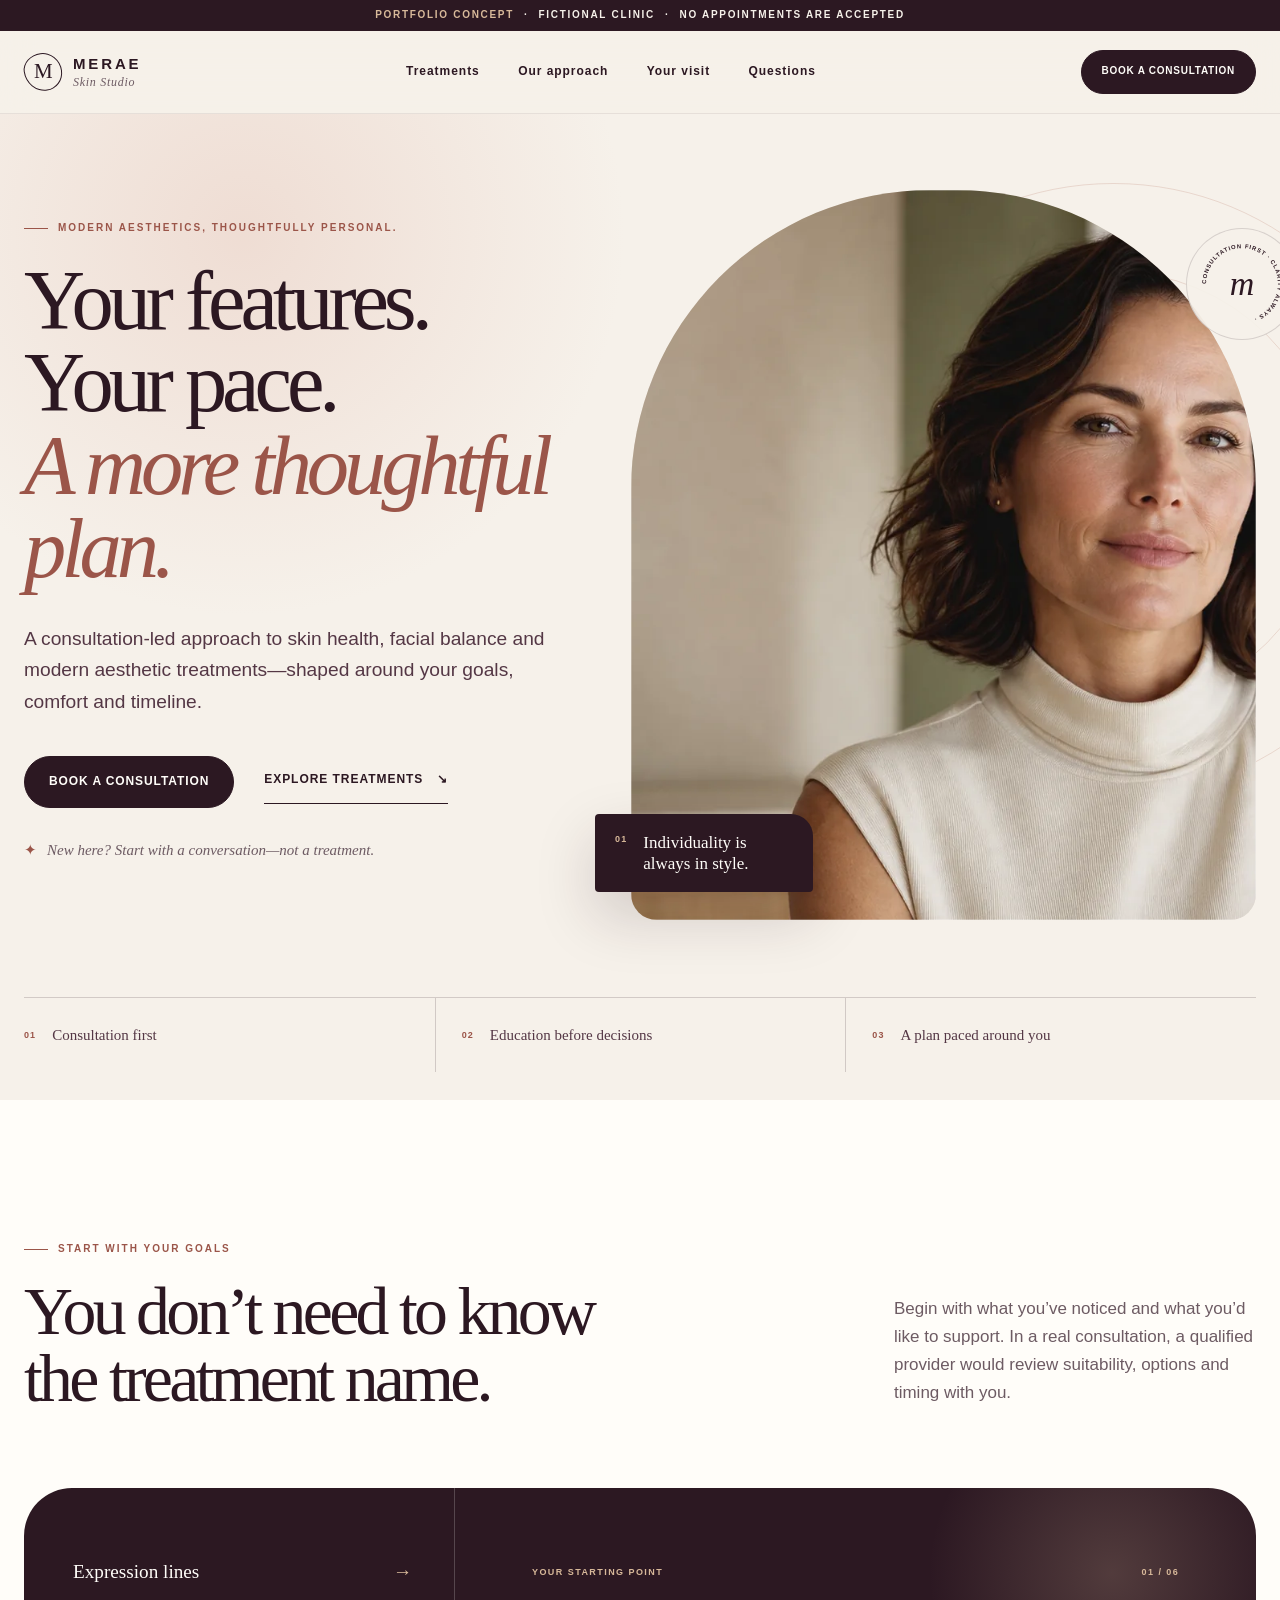
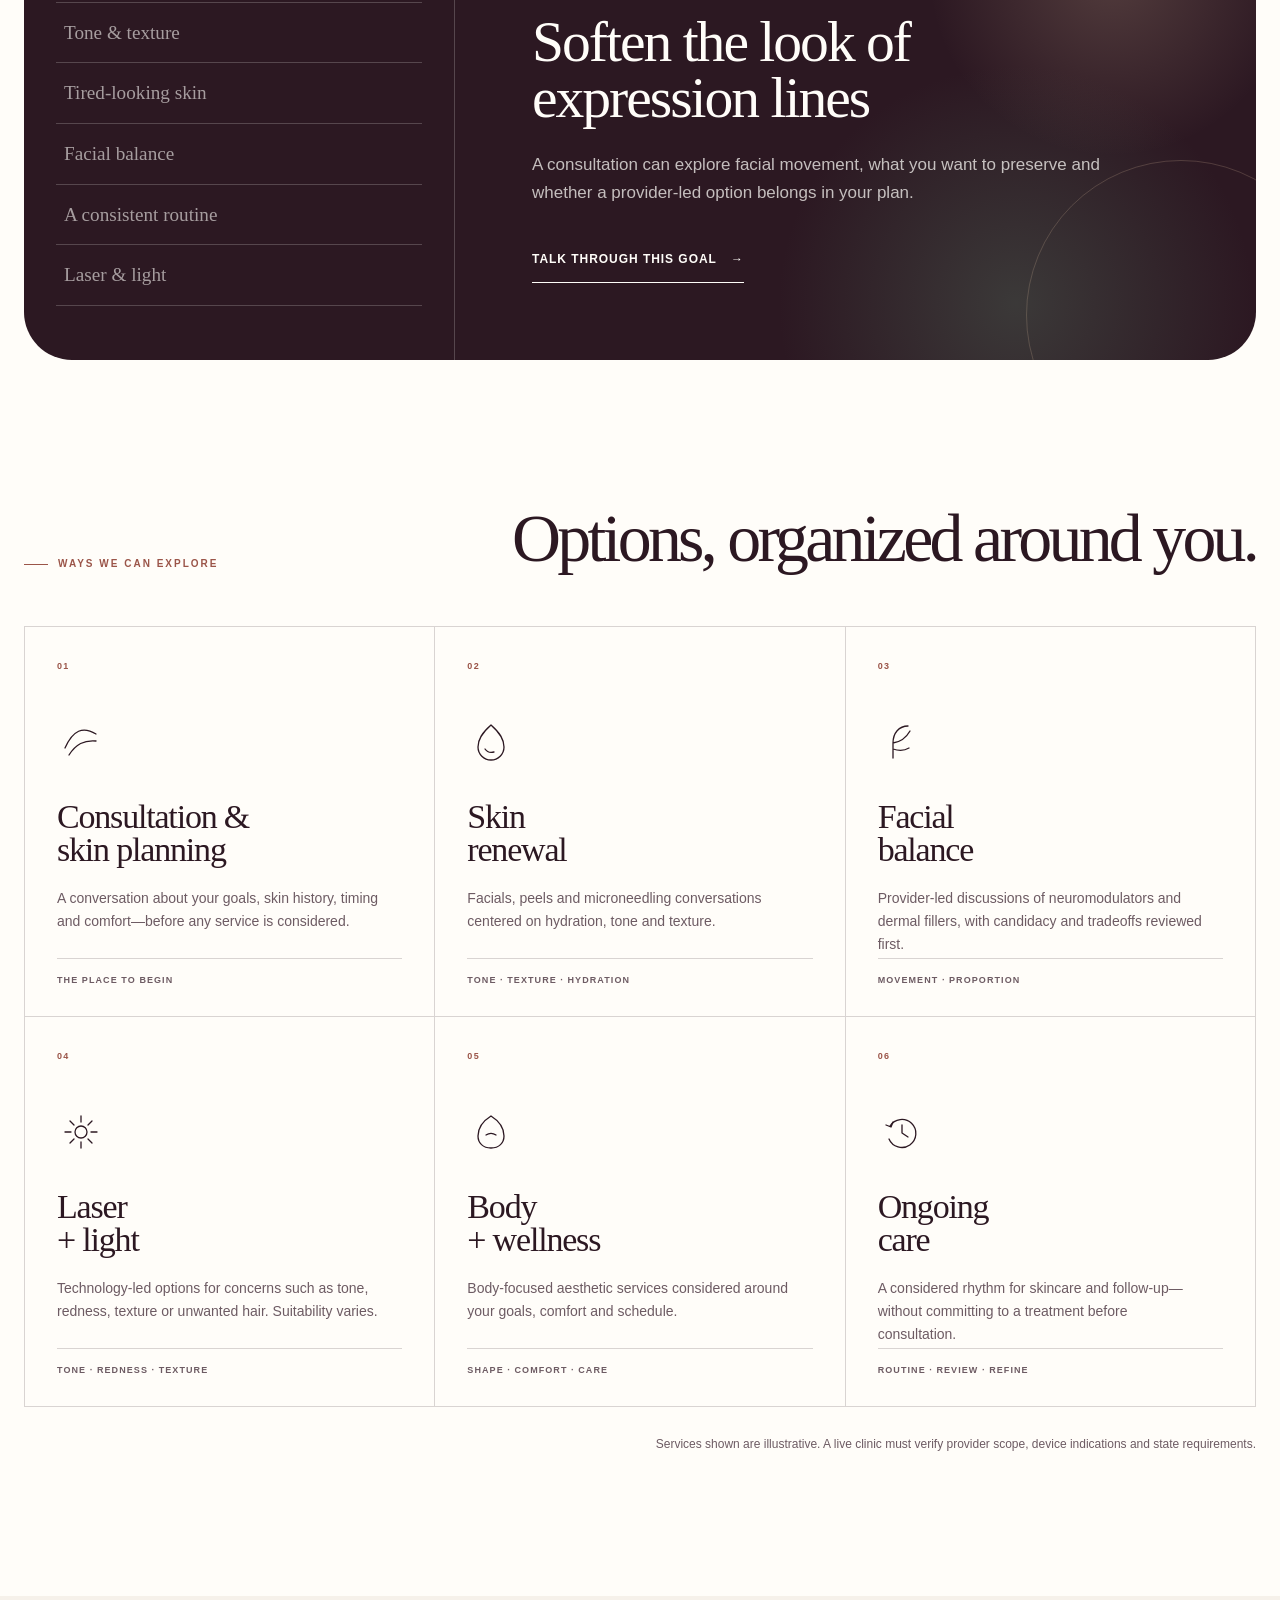
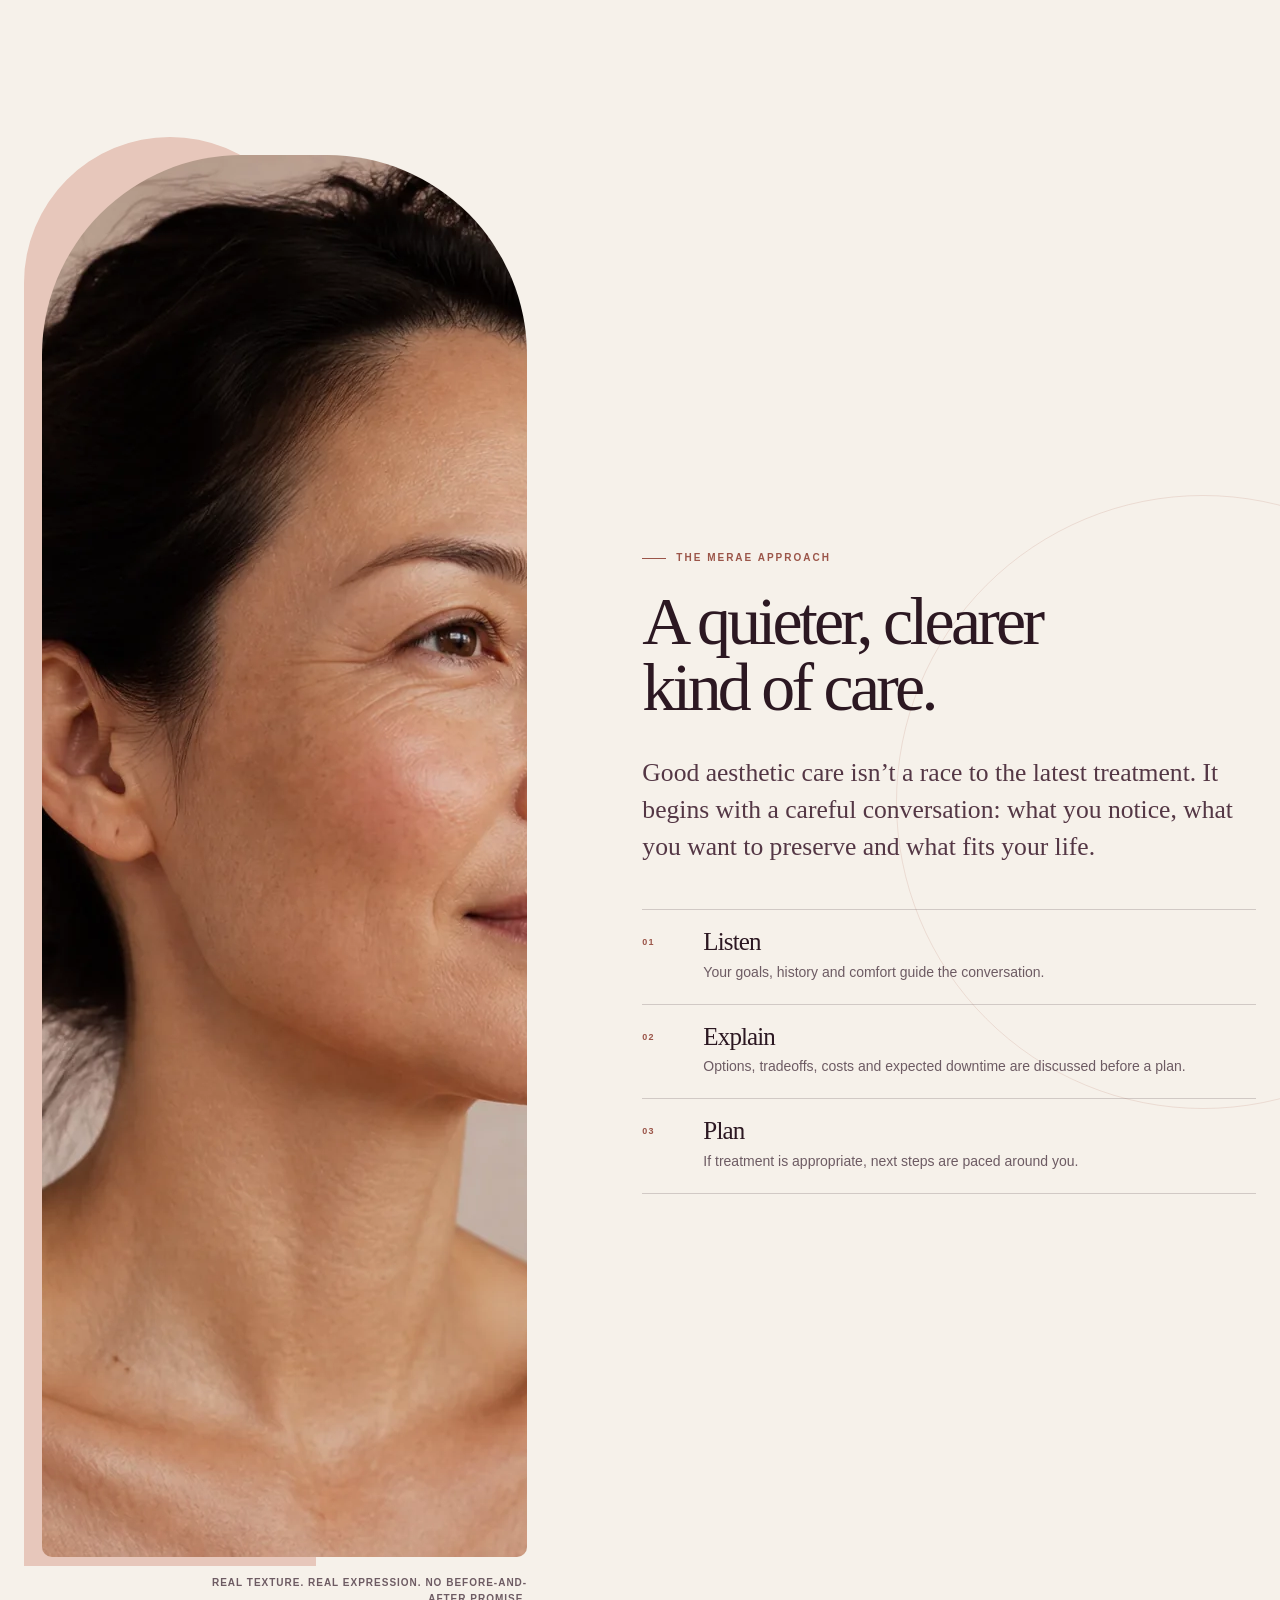
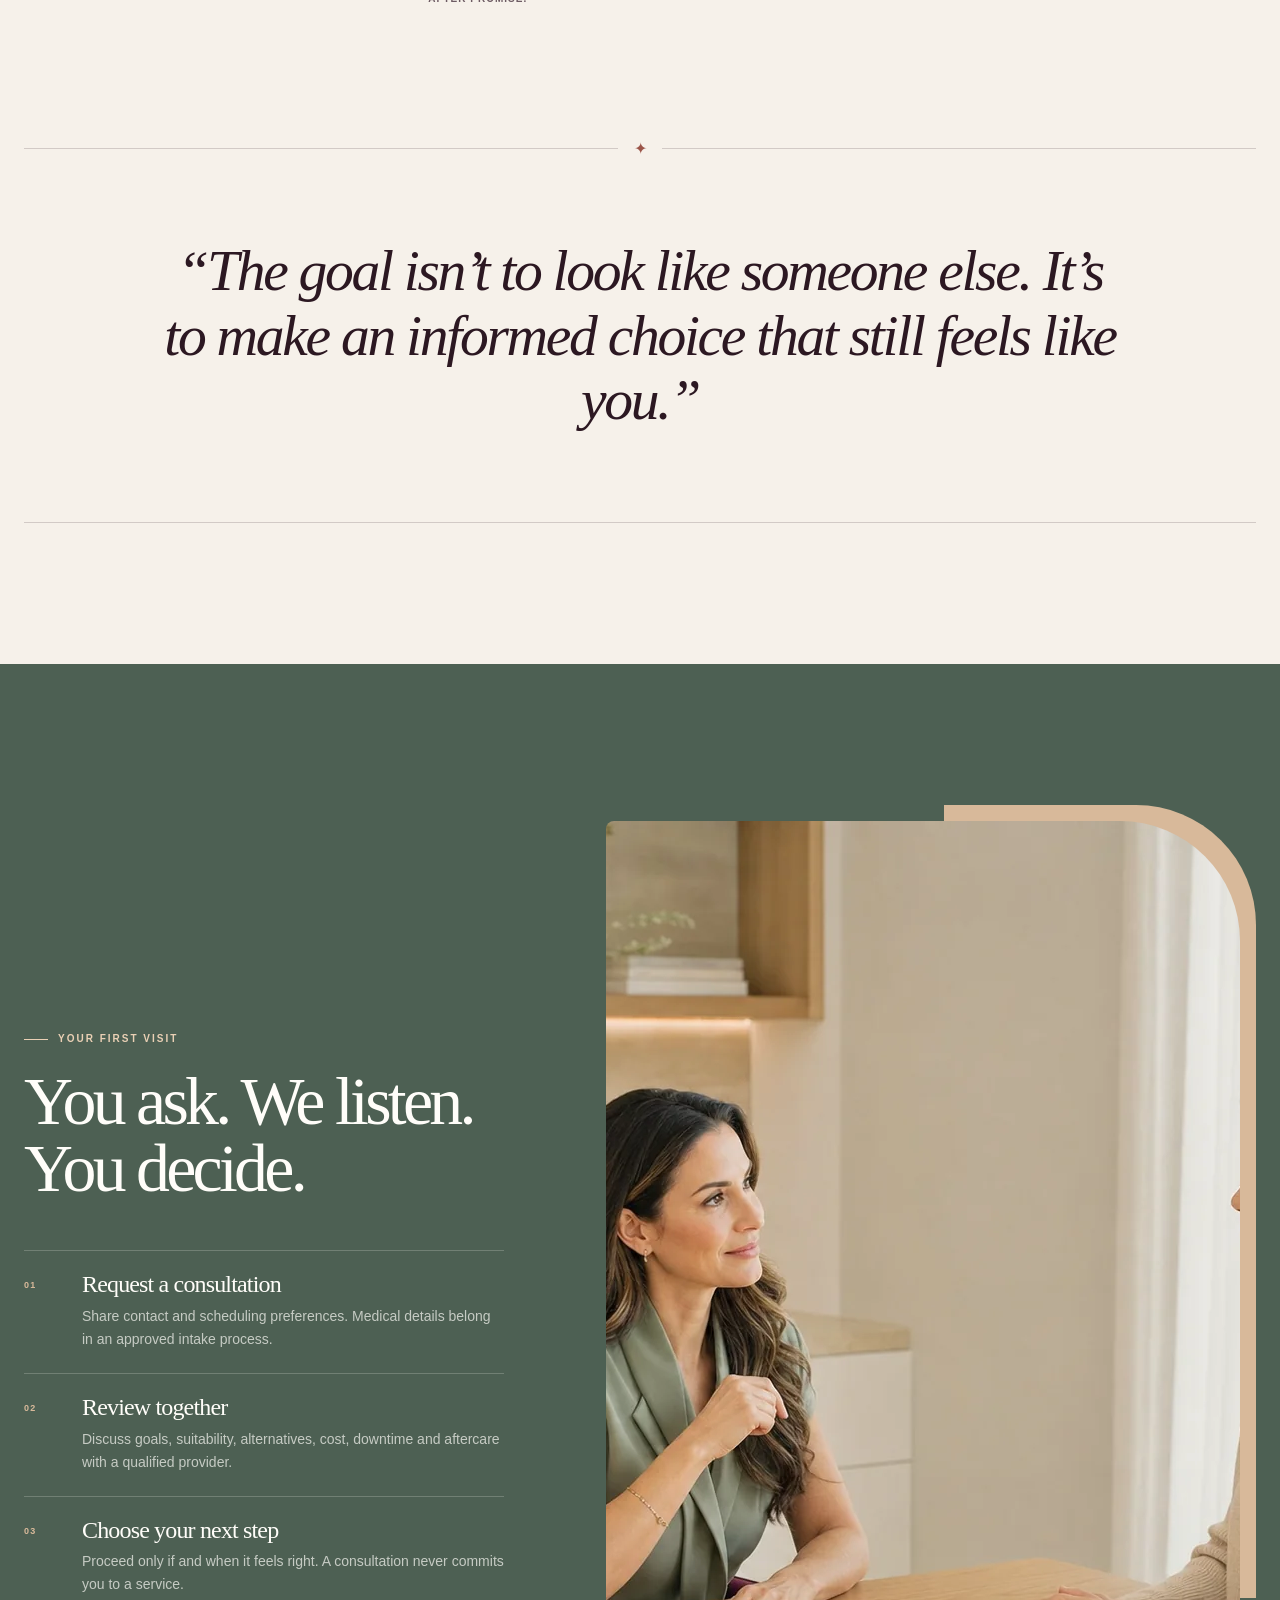
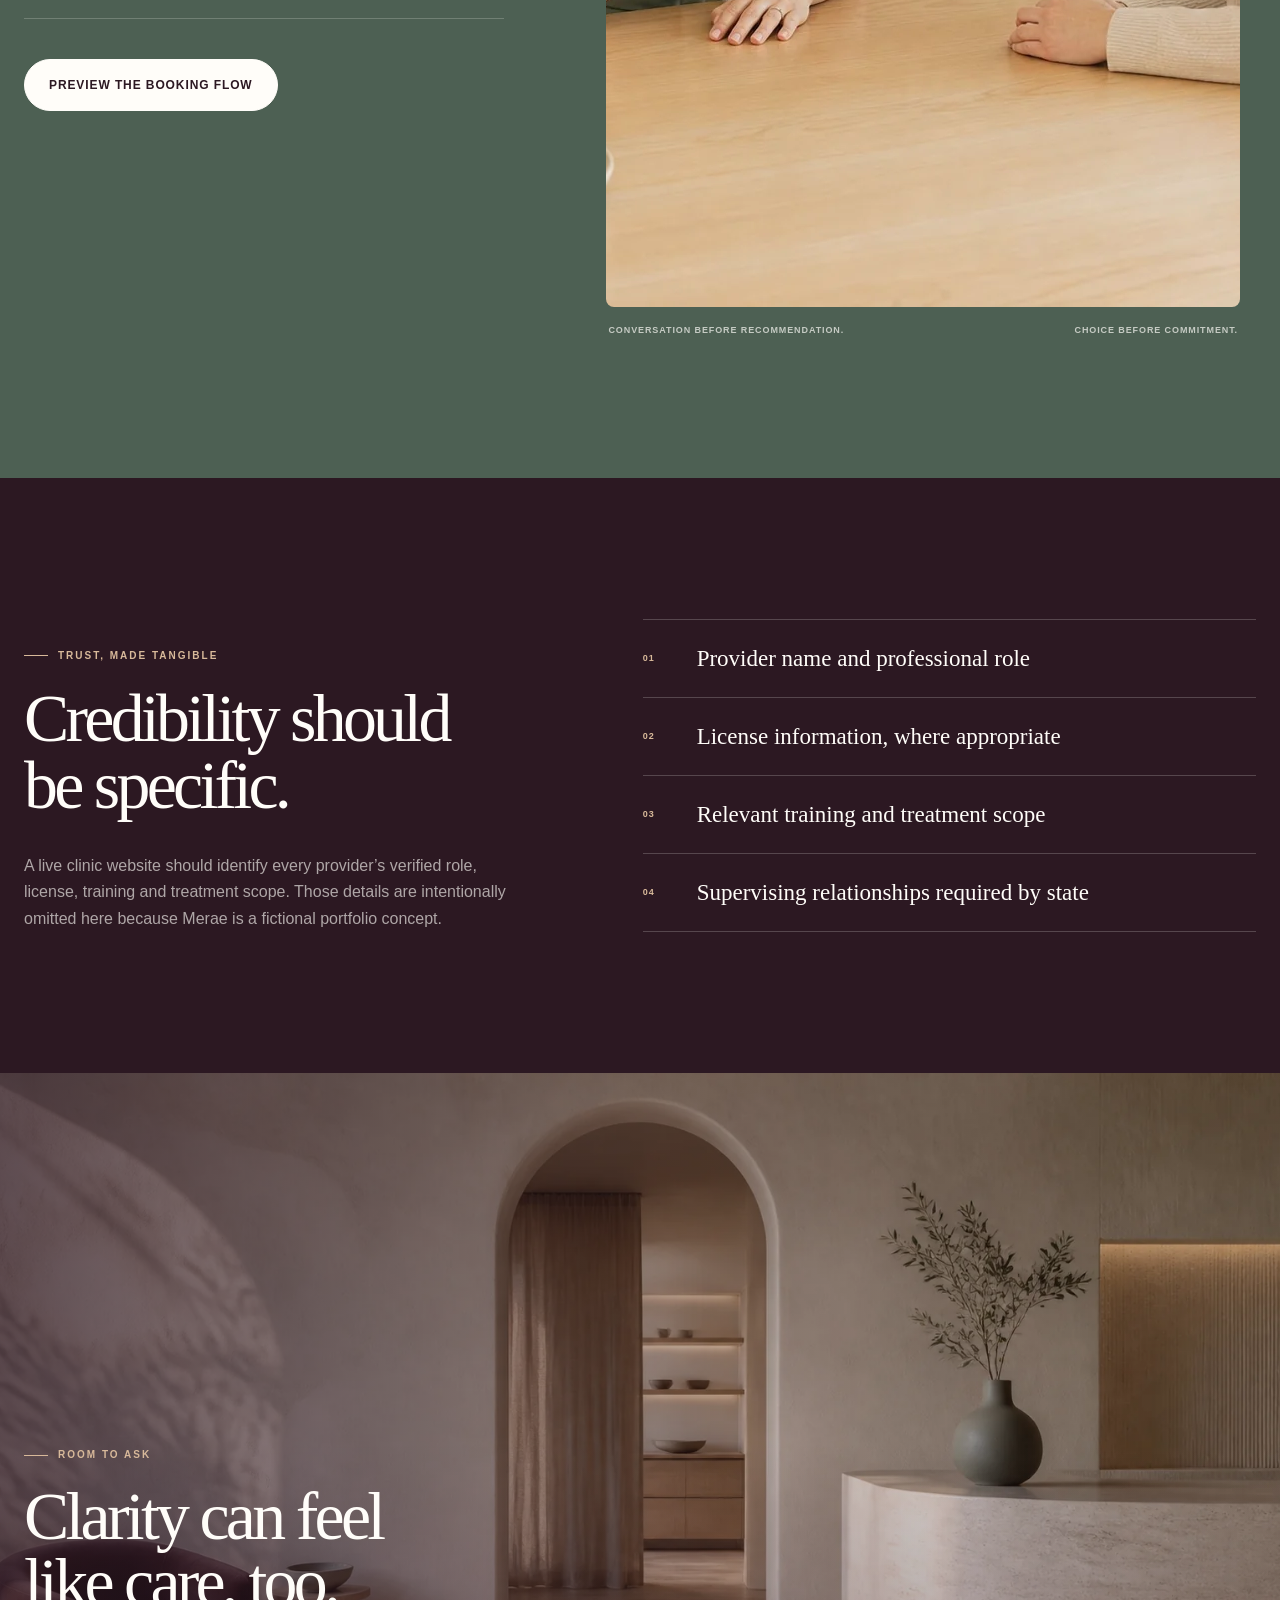
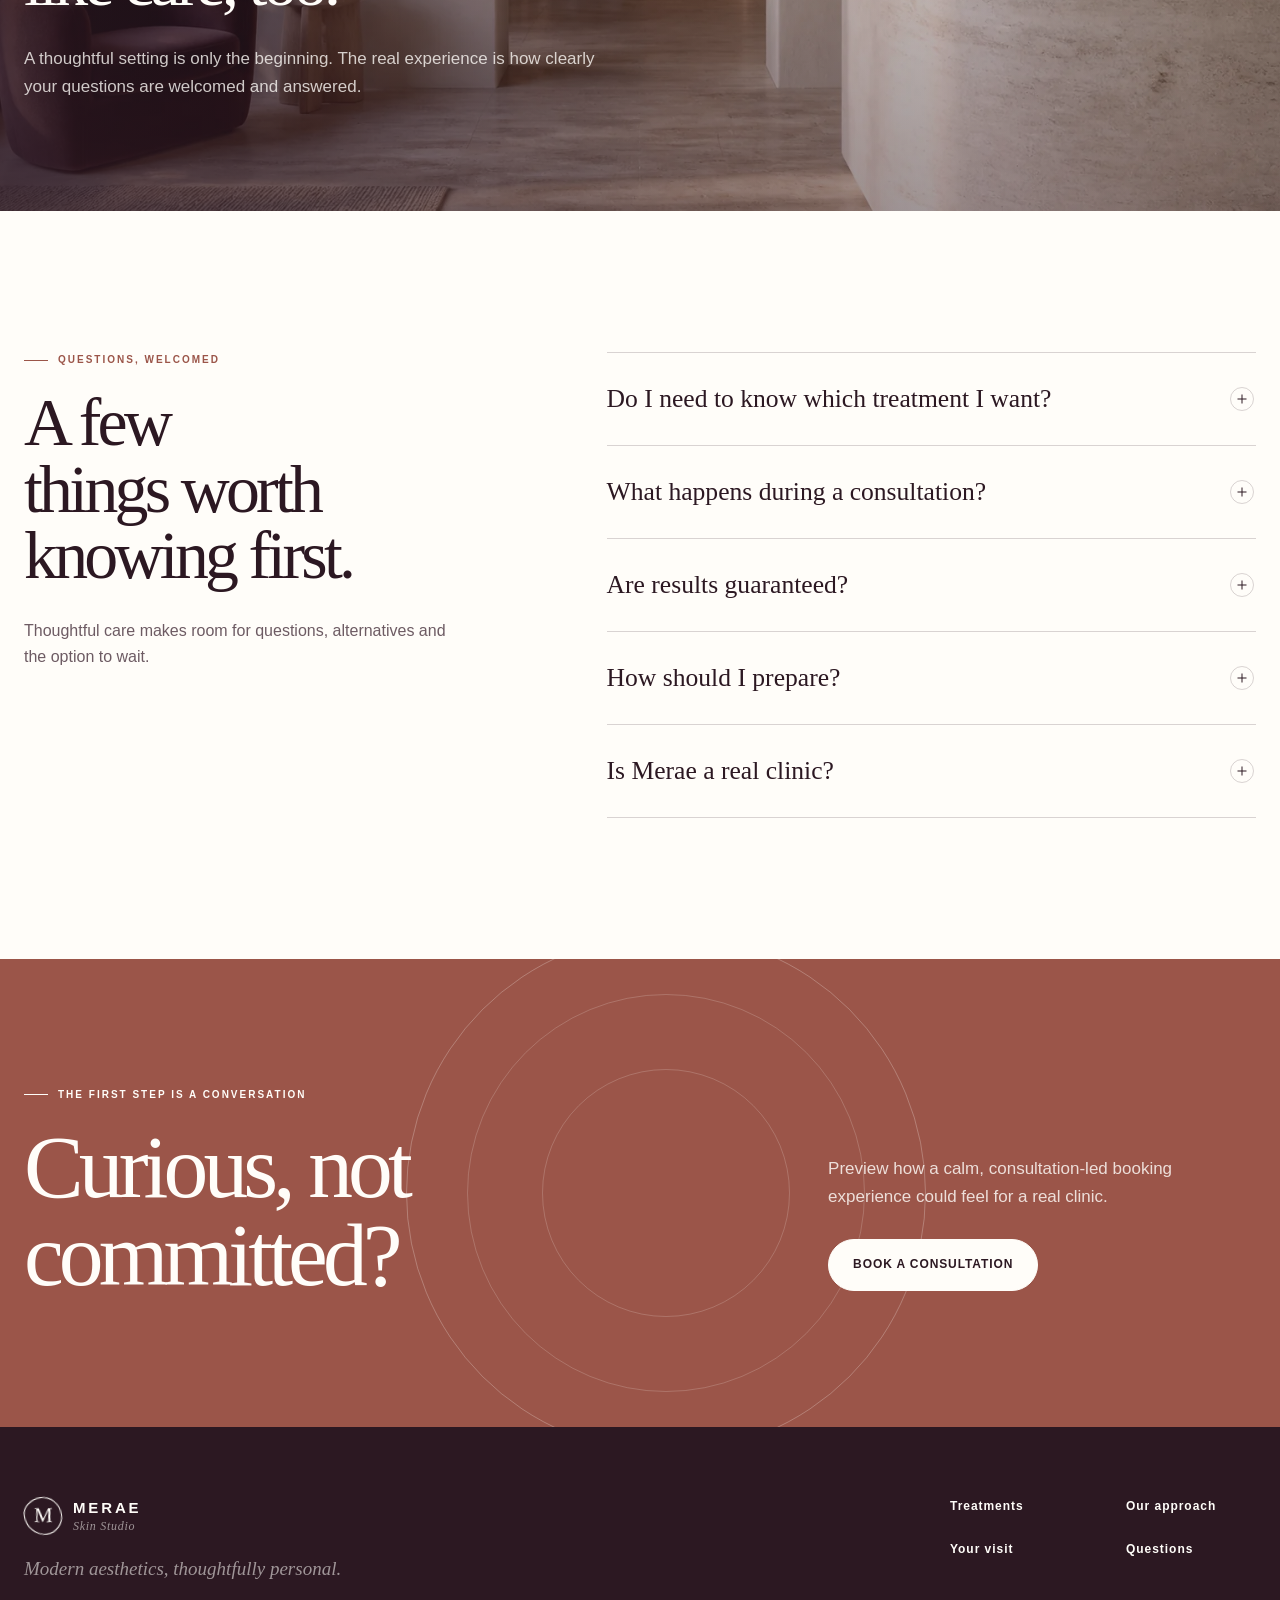
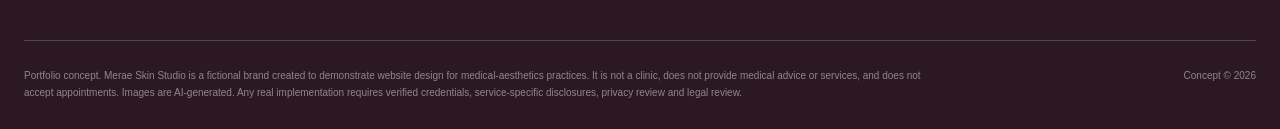
<file: merae-skin-studio/index.html>
<!doctype html>
<html lang="en">
<head>
  <meta charset="utf-8">
  <meta name="viewport" content="width=device-width, initial-scale=1">
  <title>Merae Skin Studio — Modern aesthetics, thoughtfully personal</title>
  <meta name="description" content="A fictional portfolio concept for a consultation-led medical aesthetics and skin wellness studio.">
  <meta name="robots" content="noindex, nofollow, noarchive">
  <meta name="theme-color" content="#f6f1ea">
  <meta property="og:title" content="Merae Skin Studio — Portfolio concept">
  <meta property="og:description" content="A fictional website concept for a modern medical aesthetics and skin wellness studio.">
  <meta property="og:type" content="website">
  <link rel="preload" as="image" href="./assets/images/hero-portrait.webp" type="image/webp" fetchpriority="high">
  <link rel="stylesheet" href="./assets/css/styles.css">
  <script>
    document.documentElement.classList.add('js');
    if (window.location.hash) document.documentElement.classList.add('has-initial-hash');
  </script>
</head>
<body>
  <a class="skip-link" href="#main-content">Skip to main content</a>

  <aside class="concept-bar" aria-label="Portfolio concept notice">
    <p><strong>Portfolio concept</strong><span aria-hidden="true">·</span> Fictional clinic <span aria-hidden="true">·</span> No appointments are accepted</p>
  </aside>

  <header class="site-header" id="top">
    <div class="shell header-inner">
      <a class="brand" href="#top" aria-label="Merae Skin Studio home">
        <span class="brand-mark" aria-hidden="true"><span>M</span></span>
        <span class="brand-copy"><strong>MERAE</strong><small>Skin Studio</small></span>
      </a>

      <nav class="desktop-nav" aria-label="Primary navigation">
        <a href="#treatments">Treatments</a>
        <a href="#approach">Our approach</a>
        <a href="#visit">Your visit</a>
        <a href="#questions">Questions</a>
      </nav>

      <button class="button button-small js-open-booking" type="button" data-track="header_book">
        Book a consultation
      </button>

      <button class="menu-toggle" type="button" aria-expanded="false" aria-controls="mobile-menu" aria-label="Open menu">
        <span></span><span></span>
      </button>
    </div>

    <nav class="mobile-menu" id="mobile-menu" aria-label="Mobile navigation" hidden>
      <div class="shell">
        <a href="#treatments">Treatments</a>
        <a href="#approach">Our approach</a>
        <a href="#visit">Your visit</a>
        <a href="#questions">Questions</a>
        <button class="button js-open-booking" type="button" data-track="mobile_book">Book a consultation</button>
      </div>
    </nav>
  </header>

  <main id="main-content">
    <section class="hero" aria-labelledby="hero-title">
      <div class="hero-orbit orbit-one" aria-hidden="true"></div>
      <div class="hero-orbit orbit-two" aria-hidden="true"></div>
      <div class="shell hero-grid">
        <div class="hero-copy reveal">
          <p class="eyebrow">Modern aesthetics, thoughtfully personal.</p>
          <h1 id="hero-title">Your features.<br>Your pace.<br><em>A more thoughtful plan.</em></h1>
          <p class="hero-lead">A consultation-led approach to skin health, facial balance and modern aesthetic treatments—shaped around your goals, comfort and timeline.</p>
          <div class="hero-actions">
            <button class="button js-open-booking" type="button" data-track="hero_book">Book a consultation</button>
            <a class="text-link" href="#treatments" data-track="hero_explore">Explore treatments <span aria-hidden="true">↘</span></a>
          </div>
          <p class="hero-note"><span aria-hidden="true">✦</span> New here? Start with a conversation—not a treatment.</p>
        </div>

        <figure class="hero-visual reveal">
          <div class="hero-image-wrap">
            <img src="./assets/images/hero-portrait.webp" width="1731" height="909" alt="Portrait of an adult woman in soft natural light" fetchpriority="high">
          </div>
          <figcaption class="image-caption">
            <span>01</span>
            <p>Individuality is<br>always in style.</p>
          </figcaption>
          <div class="image-seal" aria-hidden="true">
            <svg viewBox="0 0 120 120" role="img">
              <defs><path id="seal-path" d="M60,60 m-43,0 a43,43 0 1,1 86,0 a43,43 0 1,1 -86,0"/></defs>
              <text><textPath href="#seal-path">CONSULTATION FIRST · CLARITY ALWAYS · </textPath></text>
            </svg>
            <span>m</span>
          </div>
        </figure>
      </div>

      <div class="shell principles" aria-label="Merae principles">
        <p><span>01</span> Consultation first</p>
        <p><span>02</span> Education before decisions</p>
        <p><span>03</span> A plan paced around you</p>
      </div>
    </section>

    <section class="section goals-section" id="treatments" aria-labelledby="goals-title">
      <div class="shell">
        <div class="section-heading reveal">
          <div>
            <p class="eyebrow">Start with your goals</p>
            <h2 id="goals-title">You don’t need to know<br>the treatment name.</h2>
          </div>
          <p>Begin with what you’ve noticed and what you’d like to support. In a real consultation, a qualified provider would review suitability, options and timing with you.</p>
        </div>

        <div class="goal-explorer reveal">
          <div class="goal-tabs" role="group" aria-label="Choose a skin or aesthetic goal">
            <button type="button" class="goal-tab is-active" data-goal="lines" aria-pressed="true">Expression lines</button>
            <button type="button" class="goal-tab" data-goal="texture" aria-pressed="false">Tone &amp; texture</button>
            <button type="button" class="goal-tab" data-goal="refresh" aria-pressed="false">Tired-looking skin</button>
            <button type="button" class="goal-tab" data-goal="balance" aria-pressed="false">Facial balance</button>
            <button type="button" class="goal-tab" data-goal="routine" aria-pressed="false">A consistent routine</button>
            <button type="button" class="goal-tab" data-goal="laser" aria-pressed="false">Laser &amp; light</button>
          </div>

          <article class="goal-output" id="goal-output" aria-live="polite">
            <p class="goal-index">Your starting point <span>01 / 06</span></p>
            <h3>Soften the look of expression lines</h3>
            <p>A consultation can explore facial movement, what you want to preserve and whether a provider-led option belongs in your plan.</p>
            <button class="text-link js-open-booking" type="button" data-track="goal_book">Talk through this goal <span aria-hidden="true">→</span></button>
          </article>
        </div>

        <div class="treatment-heading reveal">
          <p class="eyebrow">Ways we can explore</p>
          <h2>Options, organized around you.</h2>
        </div>

        <div class="treatment-grid">
          <article class="treatment-card reveal">
            <span class="card-number">01</span>
            <div class="line-icon" aria-hidden="true"><svg viewBox="0 0 48 48"><path d="M8 30c8-18 18-22 31-14M12 37c7-11 15-15 27-14"/></svg></div>
            <h3>Consultation &amp;<br>skin planning</h3>
            <p>A conversation about your goals, skin history, timing and comfort—before any service is considered.</p>
            <span class="card-tag">The place to begin</span>
          </article>

          <article class="treatment-card reveal">
            <span class="card-number">02</span>
            <div class="line-icon" aria-hidden="true"><svg viewBox="0 0 48 48"><path d="M24 7c9 8 13 14 13 22a13 13 0 0 1-26 0C11 21 15 15 24 7Z"/><path d="M18 31c2 3 5 4 9 3"/></svg></div>
            <h3>Skin<br>renewal</h3>
            <p>Facials, peels and microneedling conversations centered on hydration, tone and texture.</p>
            <span class="card-tag">Tone · texture · hydration</span>
          </article>

          <article class="treatment-card reveal">
            <span class="card-number">03</span>
            <div class="line-icon" aria-hidden="true"><svg viewBox="0 0 48 48"><path d="M30 8c-9 0-15 7-15 17v15M15 25c7-1 13-5 17-12M15 31c6 2 11 2 16-1"/></svg></div>
            <h3>Facial<br>balance</h3>
            <p>Provider-led discussions of neuromodulators and dermal fillers, with candidacy and tradeoffs reviewed first.</p>
            <span class="card-tag">Movement · proportion</span>
          </article>

          <article class="treatment-card reveal">
            <span class="card-number">04</span>
            <div class="line-icon" aria-hidden="true"><svg viewBox="0 0 48 48"><path d="M24 8v6M24 34v6M8 24h6M34 24h6M13 13l4 4M31 31l4 4M35 13l-4 4M17 31l-4 4"/><circle cx="24" cy="24" r="6"/></svg></div>
            <h3>Laser<br>+ light</h3>
            <p>Technology-led options for concerns such as tone, redness, texture or unwanted hair. Suitability varies.</p>
            <span class="card-tag">Tone · redness · texture</span>
          </article>

          <article class="treatment-card reveal">
            <span class="card-number">05</span>
            <div class="line-icon" aria-hidden="true"><svg viewBox="0 0 48 48"><path d="M24 8c8 5 13 12 13 20 0 7-5 12-13 12S11 35 11 28c0-8 5-15 13-20Z"/><path d="M19 27c3-2 7-2 10 0"/></svg></div>
            <h3>Body<br>+ wellness</h3>
            <p>Body-focused aesthetic services considered around your goals, comfort and schedule.</p>
            <span class="card-tag">Shape · comfort · care</span>
          </article>

          <article class="treatment-card reveal">
            <span class="card-number">06</span>
            <div class="line-icon" aria-hidden="true"><svg viewBox="0 0 48 48"><path d="M12 18a14 14 0 1 1-1 13"/><path d="m8 17 5 2 2-5"/><path d="M24 17v8l6 4"/></svg></div>
            <h3>Ongoing<br>care</h3>
            <p>A considered rhythm for skincare and follow-up—without committing to a treatment before consultation.</p>
            <span class="card-tag">Routine · review · refine</span>
          </article>
        </div>

        <p class="service-note reveal">Services shown are illustrative. A live clinic must verify provider scope, device indications and state requirements.</p>
      </div>
    </section>

    <section class="section philosophy-section" id="approach" aria-labelledby="approach-title">
      <div class="shell philosophy-grid">
        <figure class="skin-portrait reveal">
          <img src="./assets/images/skin-detail.webp" width="1122" height="1402" alt="Close portrait showing natural adult skin texture" loading="lazy" decoding="async">
          <figcaption>Real texture. Real expression. No before-and-after promise.</figcaption>
        </figure>

        <div class="philosophy-copy reveal">
          <p class="eyebrow">The Merae approach</p>
          <h2 id="approach-title">A quieter, clearer<br>kind of care.</h2>
          <p class="large-copy">Good aesthetic care isn’t a race to the latest treatment. It begins with a careful conversation: what you notice, what you want to preserve and what fits your life.</p>

          <ol class="approach-list">
            <li><span>01</span><div><h3>Listen</h3><p>Your goals, history and comfort guide the conversation.</p></div></li>
            <li><span>02</span><div><h3>Explain</h3><p>Options, tradeoffs, costs and expected downtime are discussed before a plan.</p></div></li>
            <li><span>03</span><div><h3>Plan</h3><p>If treatment is appropriate, next steps are paced around you.</p></div></li>
          </ol>
        </div>
      </div>

      <blockquote class="shell editorial-quote reveal">
        <p>“The goal isn’t to look like someone else. It’s to make an informed choice that still feels like you.”</p>
      </blockquote>
    </section>

    <section class="section visit-section" id="visit" aria-labelledby="visit-title">
      <div class="shell visit-grid">
        <div class="visit-copy reveal">
          <p class="eyebrow">Your first visit</p>
          <h2 id="visit-title">You ask. We listen.<br>You decide.</h2>

          <ol class="visit-steps">
            <li>
              <span>01</span>
              <div><h3>Request a consultation</h3><p>Share contact and scheduling preferences. Medical details belong in an approved intake process.</p></div>
            </li>
            <li>
              <span>02</span>
              <div><h3>Review together</h3><p>Discuss goals, suitability, alternatives, cost, downtime and aftercare with a qualified provider.</p></div>
            </li>
            <li>
              <span>03</span>
              <div><h3>Choose your next step</h3><p>Proceed only if and when it feels right. A consultation never commits you to a service.</p></div>
            </li>
          </ol>

          <button class="button button-light js-open-booking" type="button" data-track="visit_book">Preview the booking flow</button>
        </div>

        <figure class="consultation-figure reveal">
          <img src="./assets/images/consultation.webp" width="1448" height="1086" alt="Two adult women having a calm consultation conversation" loading="lazy" decoding="async">
          <figcaption><span>Conversation before recommendation.</span><span>Choice before commitment.</span></figcaption>
        </figure>
      </div>
    </section>

    <section class="section standards-section" aria-labelledby="standards-title">
      <div class="shell standards-grid">
        <div class="standards-intro reveal">
          <p class="eyebrow">Trust, made tangible</p>
          <h2 id="standards-title">Credibility should<br>be specific.</h2>
          <p>A live clinic website should identify every provider’s verified role, license, training and treatment scope. Those details are intentionally omitted here because Merae is a fictional portfolio concept.</p>
        </div>

        <ul class="standards-list reveal">
          <li><span aria-hidden="true">01</span>Provider name and professional role</li>
          <li><span aria-hidden="true">02</span>License information, where appropriate</li>
          <li><span aria-hidden="true">03</span>Relevant training and treatment scope</li>
          <li><span aria-hidden="true">04</span>Supervising relationships required by state</li>
        </ul>
      </div>
    </section>

    <section class="space-break" aria-labelledby="space-title">
      <img src="./assets/images/studio-interior.webp" width="1784" height="882" alt="Warm, minimal skin studio interior with limewash walls and a plum chair" loading="lazy" decoding="async">
      <div class="space-overlay" aria-hidden="true"></div>
      <div class="shell space-copy reveal">
        <p class="eyebrow">Room to ask</p>
        <h2 id="space-title">Clarity can feel<br>like care, too.</h2>
        <p>A thoughtful setting is only the beginning. The real experience is how clearly your questions are welcomed and answered.</p>
      </div>
    </section>

    <section class="section faq-section" id="questions" aria-labelledby="questions-title">
      <div class="shell faq-grid">
        <div class="faq-intro reveal">
          <p class="eyebrow">Questions, welcomed</p>
          <h2 id="questions-title">A few things worth<br>knowing first.</h2>
          <p>Thoughtful care makes room for questions, alternatives and the option to wait.</p>
        </div>

        <div class="faq-list reveal">
          <details>
            <summary>Do I need to know which treatment I want?<span aria-hidden="true"></span></summary>
            <p>No. A consultation can begin with a goal or question. The appropriate next step may be a treatment, a skincare plan or no treatment at all.</p>
          </details>
          <details>
            <summary>What happens during a consultation?<span aria-hidden="true"></span></summary>
            <p>A real provider would review your goals, relevant history, suitability, alternatives, risks, expected downtime and pricing before making a recommendation.</p>
          </details>
          <details>
            <summary>Are results guaranteed?<span aria-hidden="true"></span></summary>
            <p>No aesthetic result can be guaranteed. Suitability, response and downtime vary from person to person.</p>
          </details>
          <details>
            <summary>How should I prepare?<span aria-hidden="true"></span></summary>
            <p>A live clinic would provide individualized instructions after reviewing your request. Do not stop medication or change medical care without guidance from a qualified clinician.</p>
          </details>
          <details>
            <summary>Is Merae a real clinic?<span aria-hidden="true"></span></summary>
            <p>No. Merae Skin Studio is a fictional website concept created to demonstrate strategy and design for medical-aesthetics practices. It does not provide medical services or accept appointments.</p>
          </details>
        </div>
      </div>
    </section>

    <section class="final-cta" id="book" aria-labelledby="book-title">
      <div class="final-cta-orbit" aria-hidden="true"></div>
      <div class="shell final-cta-grid">
        <div class="reveal">
          <p class="eyebrow">The first step is a conversation</p>
          <h2 id="book-title">Curious, not committed?</h2>
        </div>
        <div class="final-cta-action reveal">
          <p>Preview how a calm, consultation-led booking experience could feel for a real clinic.</p>
          <button class="button button-light js-open-booking" type="button" data-track="final_book">Book a consultation</button>
        </div>
      </div>
    </section>
  </main>

  <footer class="site-footer" id="concept-note">
    <div class="shell footer-grid">
      <div>
        <a class="brand brand-footer" href="#top" aria-label="Back to the top">
          <span class="brand-mark" aria-hidden="true"><span>M</span></span>
          <span class="brand-copy"><strong>MERAE</strong><small>Skin Studio</small></span>
        </a>
        <p class="footer-tagline">Modern aesthetics, thoughtfully personal.</p>
      </div>
      <div class="footer-nav" aria-label="Footer navigation">
        <a href="#treatments">Treatments</a>
        <a href="#approach">Our approach</a>
        <a href="#visit">Your visit</a>
        <a href="#questions">Questions</a>
      </div>
    </div>
    <div class="shell footer-legal">
      <p>Portfolio concept. Merae Skin Studio is a fictional brand created to demonstrate website design for medical-aesthetics practices. It is not a clinic, does not provide medical advice or services, and does not accept appointments. Images are AI-generated. Any real implementation requires verified credentials, service-specific disclosures, privacy review and legal review.</p>
      <p>Concept © <span id="year">2026</span></p>
    </div>
  </footer>

  <dialog class="booking-dialog" id="booking-dialog" aria-labelledby="booking-title" aria-describedby="booking-description">
    <div class="dialog-shell">
      <button class="dialog-close" type="button" aria-label="Close booking preview"><span aria-hidden="true">×</span></button>
      <div class="dialog-intro">
        <p class="eyebrow">Demo booking flow</p>
        <h2 id="booking-title">Start with a thoughtful conversation.</h2>
        <p id="booking-description">This portfolio form demonstrates the experience only. Nothing is transmitted or stored.</p>
      </div>

      <form class="booking-form" id="booking-form" novalidate>
        <div class="form-grid">
          <label class="field"><span>Full name</span><input type="text" name="name" autocomplete="name" required></label>
          <label class="field"><span>Email address</span><input type="email" name="email" autocomplete="email" required></label>
          <label class="field"><span>Phone <em>Optional</em></span><input type="tel" name="phone" autocomplete="tel"></label>
          <label class="field"><span>Preferred time</span><select name="time" required><option value="">Choose one</option><option>Weekday morning</option><option>Weekday afternoon</option><option>Weekday evening</option></select></label>
          <label class="field field-wide"><span>What would you like to discuss?</span><select name="goal" required><option value="">Select a starting point</option><option>Expression lines</option><option>Tone and texture</option><option>Tired-looking skin</option><option>Facial balance</option><option>A consistent skin routine</option><option>Laser and light</option><option>I’m not sure yet</option></select></label>
        </div>

        <fieldset>
          <legend>Have you visited before?</legend>
          <label class="radio"><input type="radio" name="guest" value="new" checked><span>New guest</span></label>
          <label class="radio"><input type="radio" name="guest" value="returning"><span>Returning guest</span></label>
        </fieldset>

        <p class="form-note"><strong>Please don’t include medical information.</strong> A live clinic should use an approved intake and scheduling workflow for sensitive details.</p>
        <button class="button" type="submit">Request a consultation</button>
      </form>

      <div class="demo-success" id="demo-success" role="status" aria-live="polite" hidden>
        <span aria-hidden="true">✓</span>
        <h3>That’s the complete demo.</h3>
        <p>Nothing was submitted. A live clinic version would now connect to its approved scheduling and privacy workflow.</p>
        <button class="button dialog-done" type="button">Done</button>
      </div>
    </div>
  </dialog>

  <script src="./assets/js/main.js" defer></script>
</body>
</html>
</file>
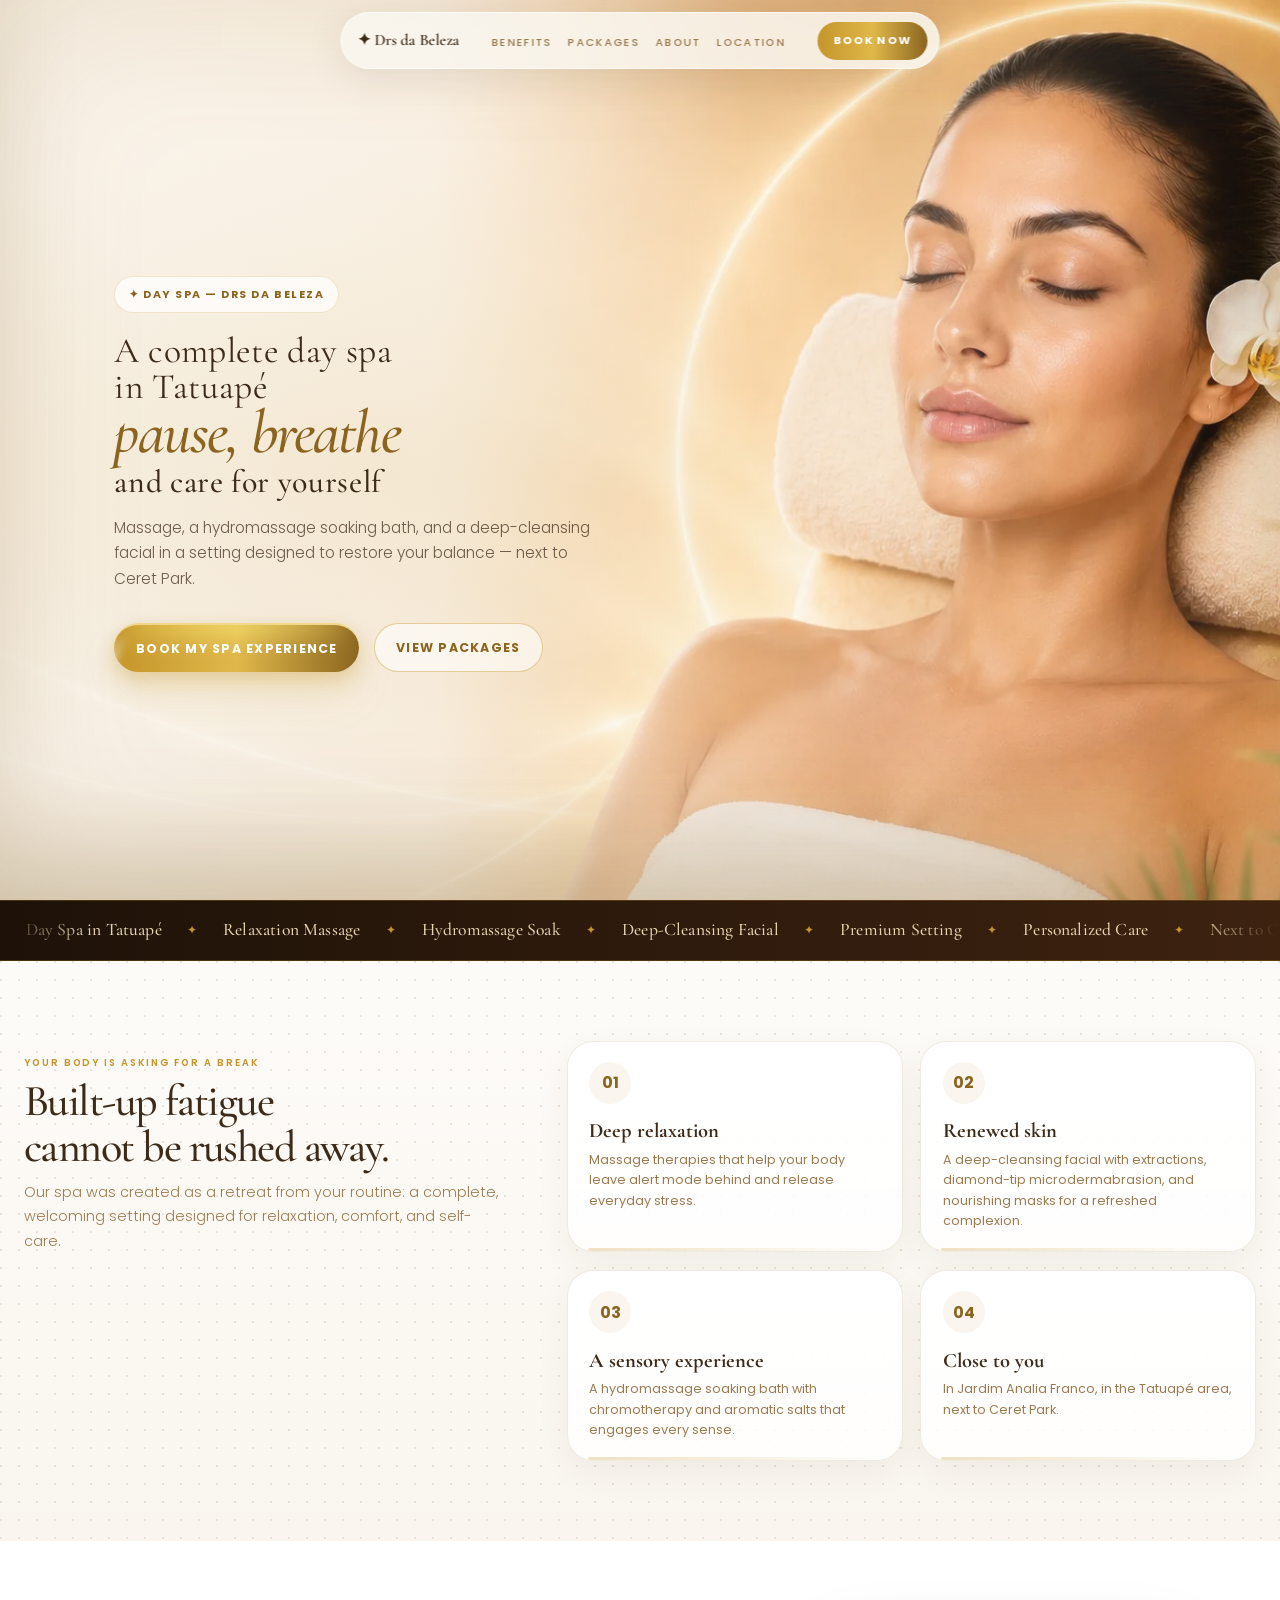
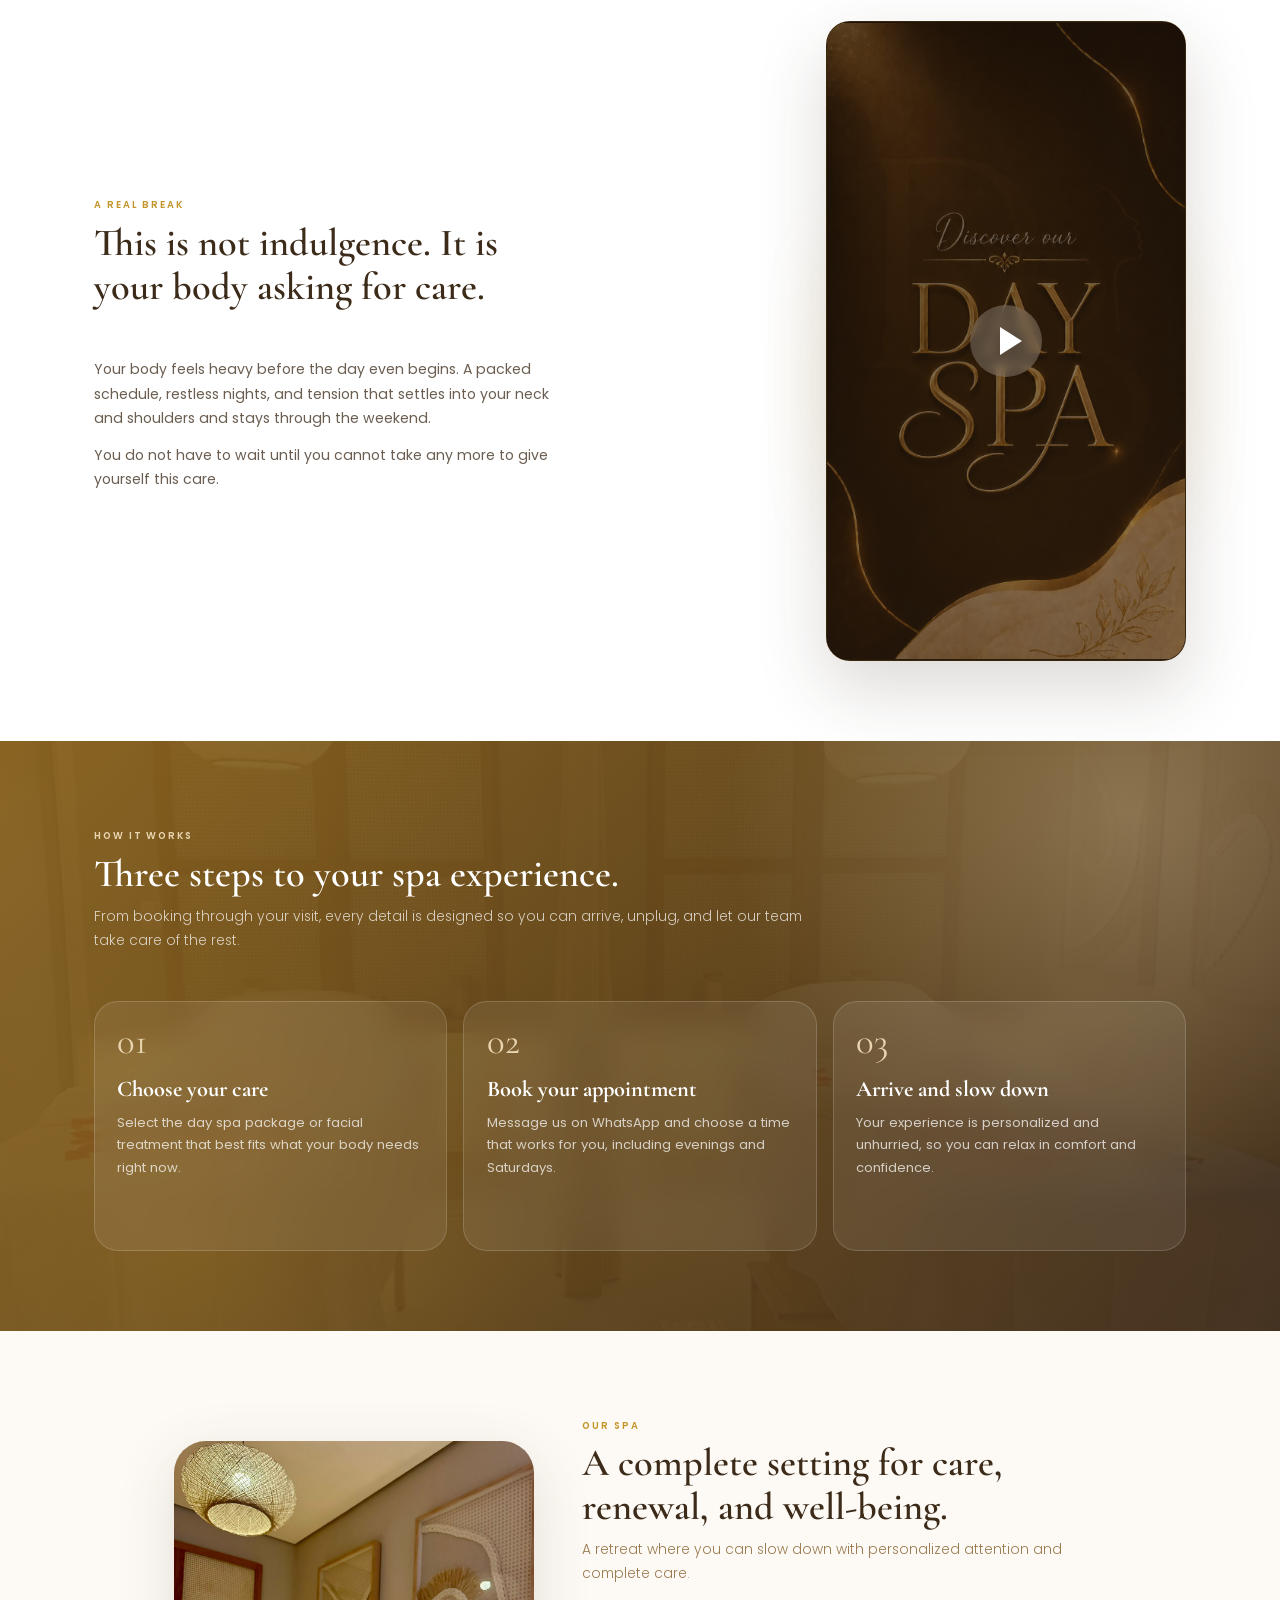
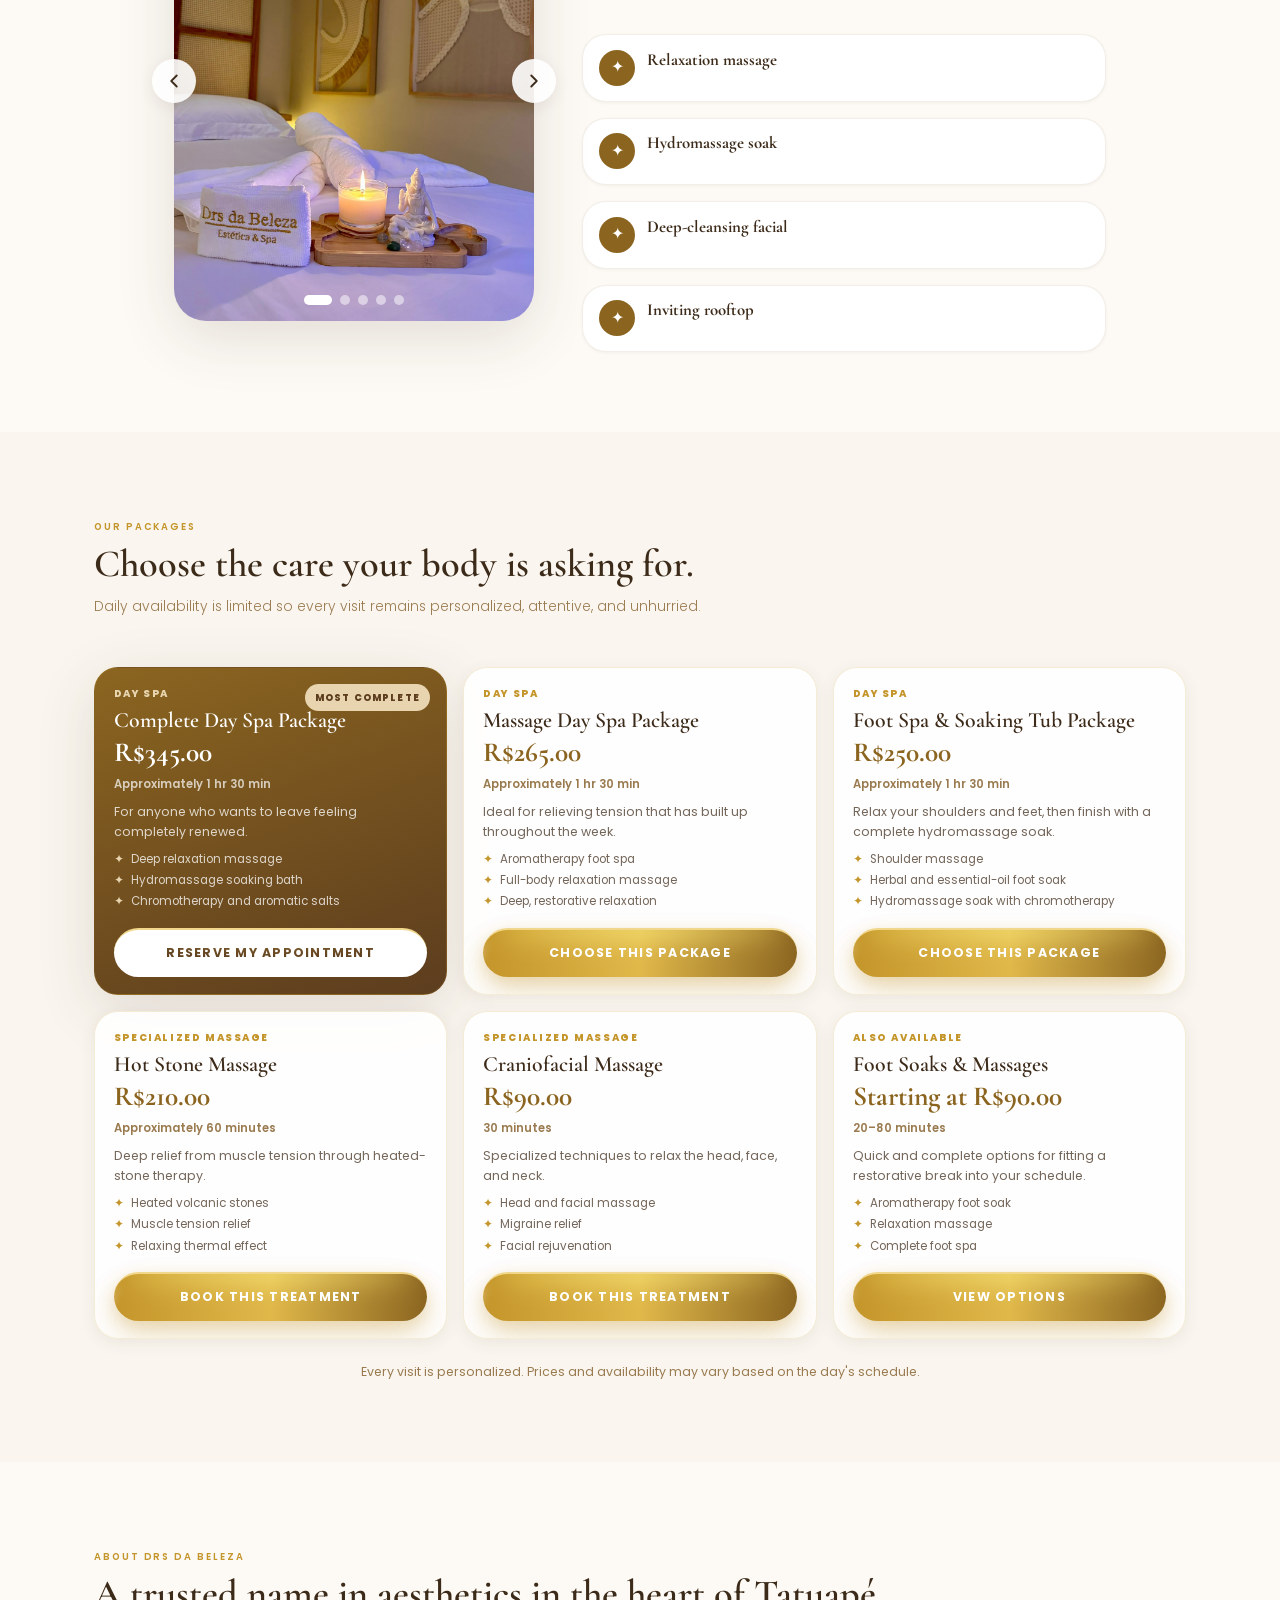
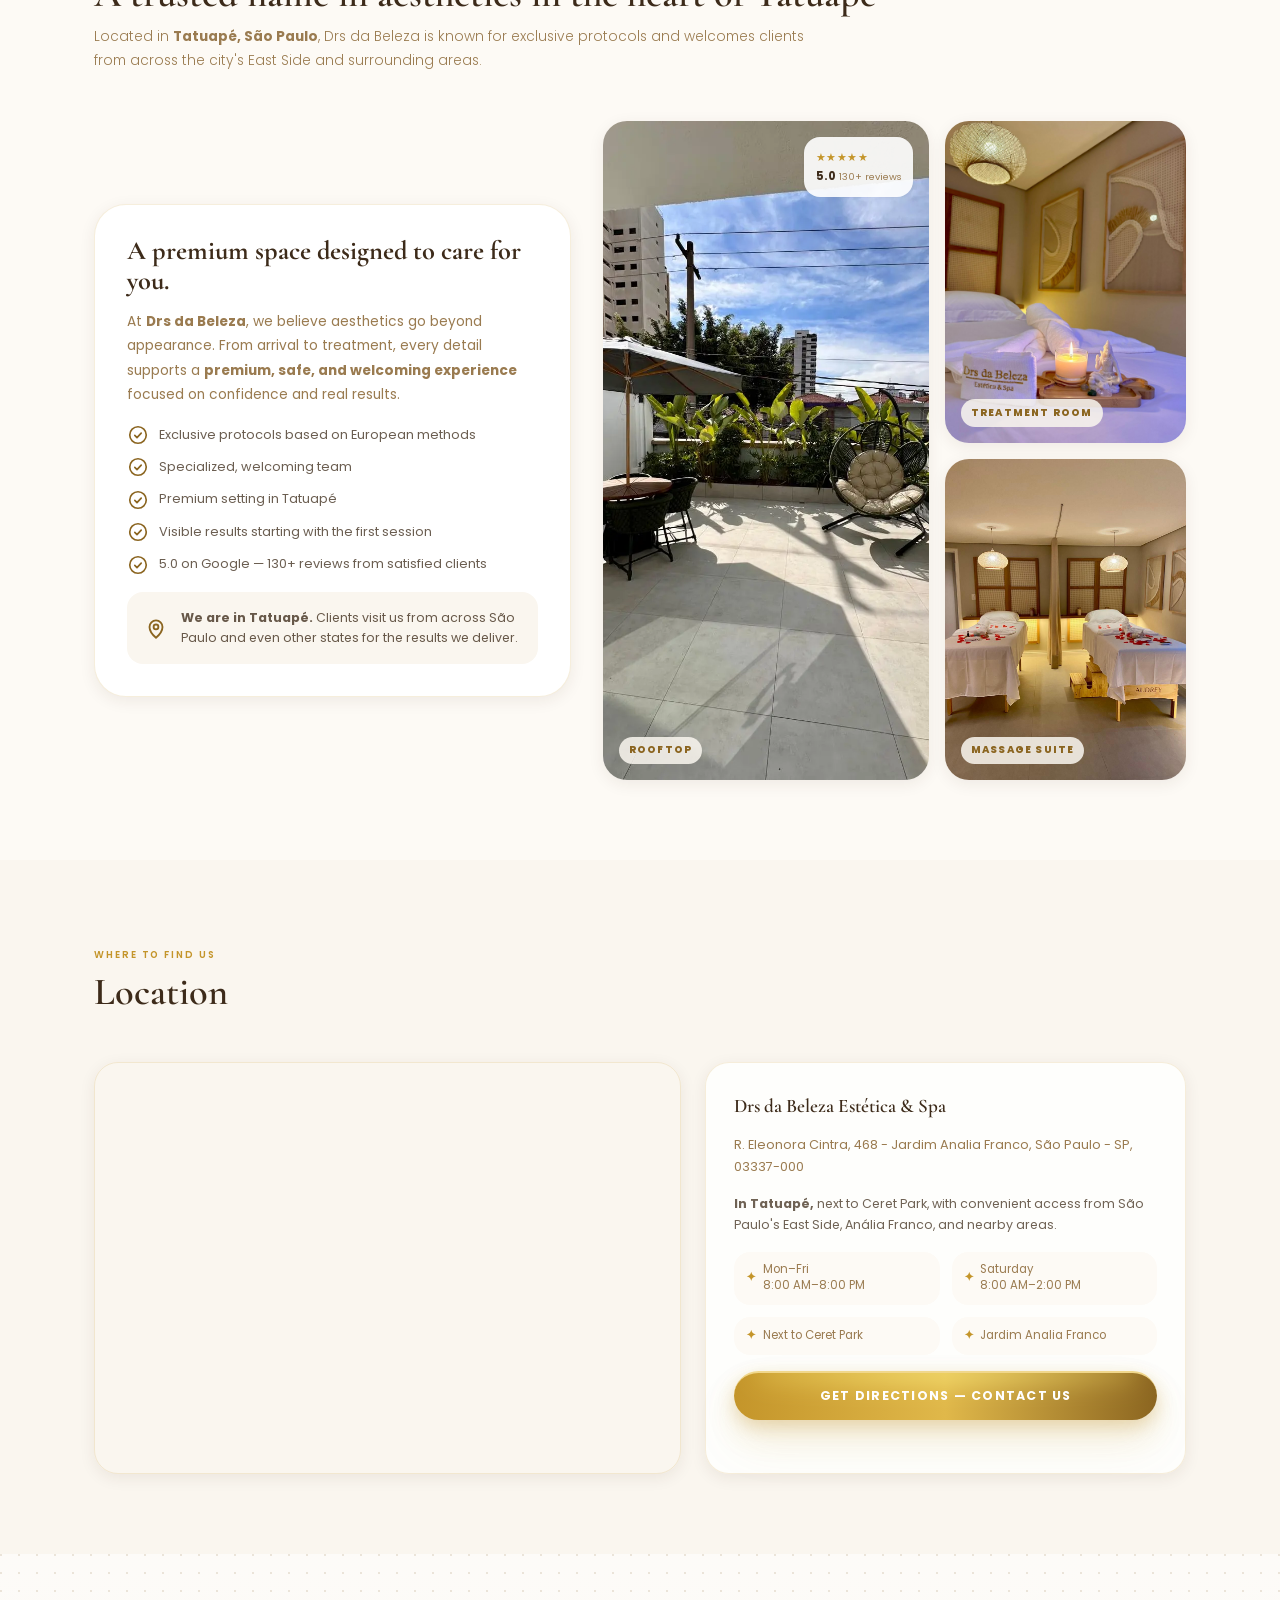
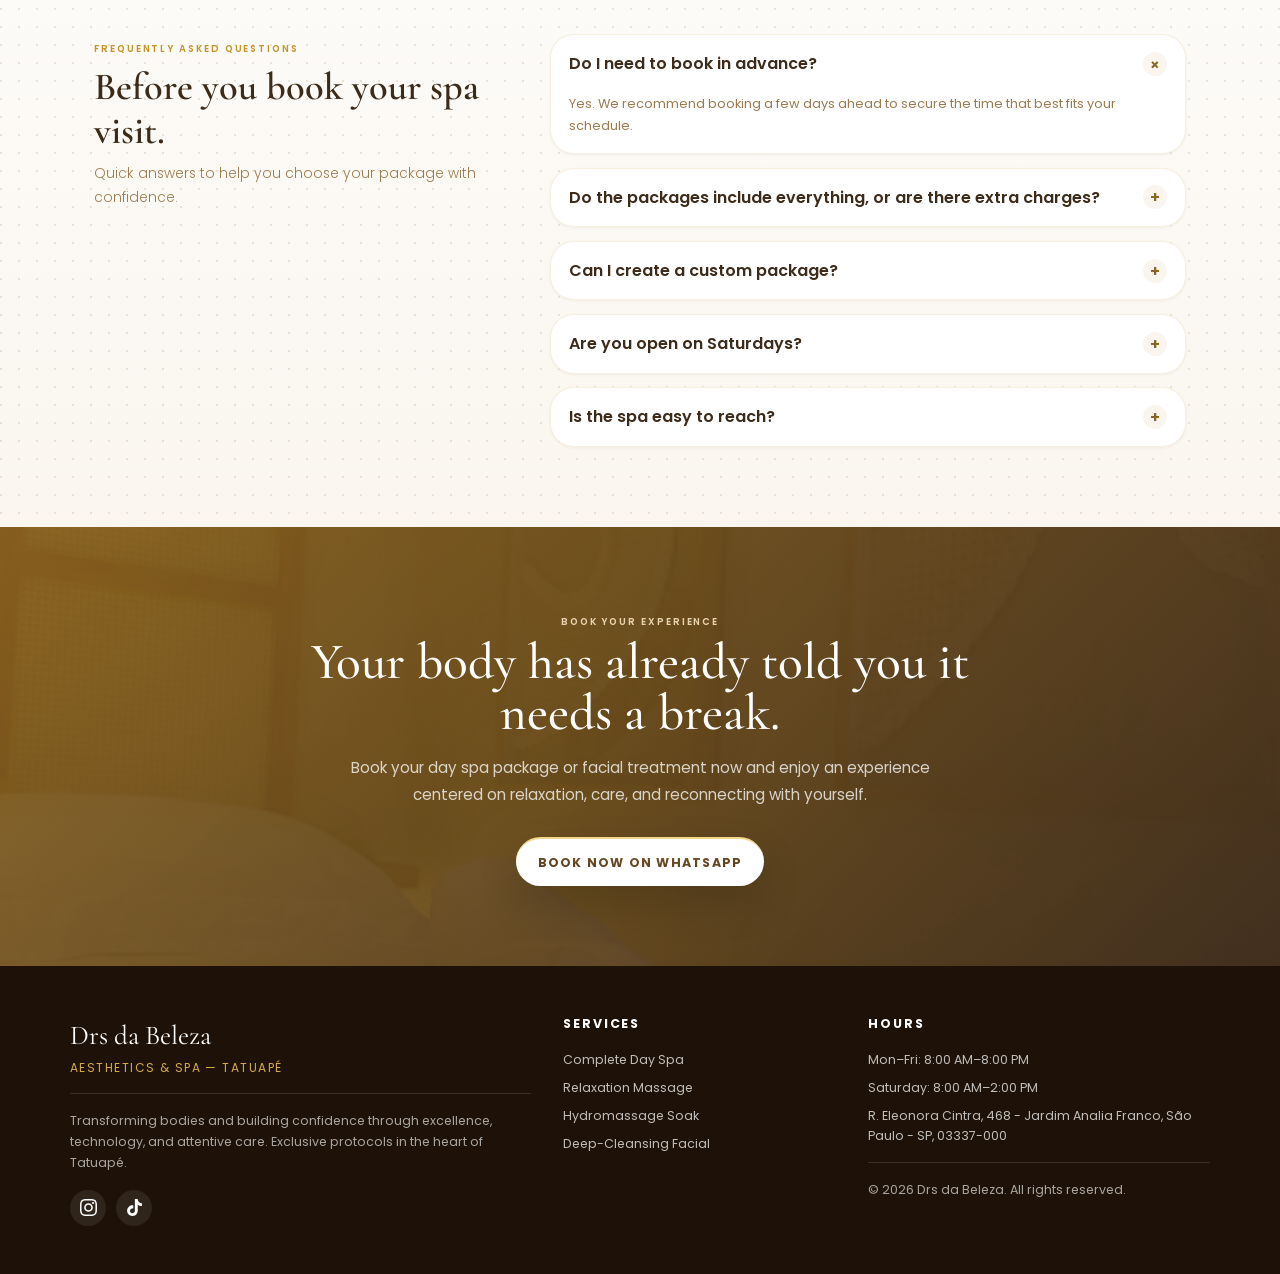
<file: spa/index.html>
<!DOCTYPE html>
<html lang="en-US">

<head>
  <meta charset="UTF-8">
  <meta name="viewport" content="width=device-width, initial-scale=1.0">
  <title>Day Spa in Tatuapé | Drs da Beleza Aesthetics &amp; Spa</title>
  <meta name="description"
    content="Complete day spa in Tatuapé with relaxation massage, a hydromassage soaking bath, foot spa, and deep-cleansing facial. Book your experience at Drs da Beleza, next to Ceret Park.">
  <meta name="robots" content="noindex, nofollow, noarchive">
  <meta name="theme-color" content="#8B6520">
  <meta property="og:type" content="website">
  <meta property="og:locale" content="en_US">
  <meta property="og:title" content="Day Spa in Tatuapé | Drs da Beleza">
  <meta property="og:description"
    content="Massage, a hydromassage soaking bath, and deep-cleansing facials in an urban retreat in Jardim Analia Franco, next to Ceret Park.">
  <meta property="og:image" content="images/hero-desktop.webp">
  <meta property="og:image:alt" content="A woman relaxing during a spa treatment at Drs da Beleza">
  <link rel="preconnect" href="https://fonts.googleapis.com">
  <link rel="preconnect" href="https://fonts.gstatic.com" crossorigin>
  <link rel="preload" as="image" href="images/hero-desktop.webp" media="(min-width: 681px)">
  <link rel="preload" as="image" href="images/hero-mobile.webp" media="(max-width: 680px)">
  <link
    href="https://fonts.googleapis.com/css2?family=Cormorant+Garamond:ital,wght@0,300;0,400;0,500;0,600;0,700;1,300;1,400;1,500&family=Bebas+Neue&family=Dancing+Script:wght@400;500;600;700&family=Poppins:ital,wght@0,300;0,400;0,500;0,600;0,700;1,300;1,400&display=swap"
    rel="stylesheet">
  <script type="application/ld+json">
{
  "@context": "https://schema.org",
  "@type": "BeautySalon",
  "name": "Drs da Beleza Estética & Spa",
  "description": "Day spa, massage, hydromassage soaking baths, and deep-cleansing facials in Tatuapé.",
  "telephone": "+5511941492612",
  "address": {
    "@type": "PostalAddress",
    "streetAddress": "Rua Eleonora Cintra, 468",
    "addressLocality": "São Paulo",
    "addressRegion": "SP",
    "postalCode": "03337-000",
    "addressCountry": "BR"
  },
  "areaServed": "Tatuapé, Jardim Analia Franco, and the East Side of São Paulo",
  "openingHoursSpecification": [
    {
      "@type": "OpeningHoursSpecification",
      "dayOfWeek": ["Monday", "Tuesday", "Wednesday", "Thursday", "Friday"],
      "opens": "08:00",
      "closes": "20:00"
    },
    {
      "@type": "OpeningHoursSpecification",
      "dayOfWeek": "Saturday",
      "opens": "08:00",
      "closes": "14:00"
    }
  ],
  "sameAs": [
    "https://www.instagram.com/drsdabelezaoficial",
    "https://www.tiktok.com/@drsdabelezaoficial"
  ]
}
</script>
  <style>
    :root {
      --cream: #FAF6EF;
      --cream-light: #FDFAF5;
      --sand: #E8D5B0;
      --sand-dark: #D4BA8C;
      --beige: #C8A87C;
      --gold: #C4952A;
      --gold-light: #D4AA45;
      --gold-dark: #8B6520;
      --bronze: #9A7B50;
      --brown: #5C3D1E;
      --brown-dark: #3D2B1A;
      --espresso: #1E1208;
      --sage: #E8D5B0;
      --sage-light: #FAF6EF;
      --olive: #8B6520;
      --olive-dark: #5C3D1E;
      --white: #FFFFFF;
      --font-display: 'Bebas Neue', Impact, sans-serif;
      --font-serif: 'Cormorant Garamond', Georgia, serif;
      --font-script: 'Dancing Script', cursive;
      --font-body: 'Poppins', 'Segoe UI', sans-serif;
      --radius-sm: 4px;
      --radius-md: 8px;
      --radius-lg: 16px;
      --radius-xl: 24px;
      --radius-2xl: 32px;
      --radius-pill: 50px;
      --shadow-sm: 0 1px 3px rgba(61, 43, 26, 0.06);
      --shadow-md: 0 4px 16px rgba(61, 43, 26, 0.08);
      --shadow-lg: 0 8px 40px rgba(61, 43, 26, 0.1);
      --shadow-xl: 0 16px 60px rgba(61, 43, 26, 0.14);
      --ease-out: cubic-bezier(0.25, 1, 0.5, 1);
      --transition-fast: 0.2s var(--ease-out);
      --transition-base: 0.35s var(--ease-out);
    }

    *,
    *::before,
    *::after {
      box-sizing: border-box;
      margin: 0;
      padding: 0;
    }

    html {
      scroll-behavior: smooth;
    }

    body {
      font-family: var(--font-body);
      background: var(--cream-light);
      color: var(--brown-dark);
      line-height: 1.6;
      -webkit-font-smoothing: antialiased;
      overflow-x: hidden;
    }

    img {
      max-width: 100%;
      display: block;
    }

    a {
      color: inherit;
      text-decoration: none;
    }

    button,
    input,
    textarea,
    select {
      font: inherit;
    }

    .mobile-only {
      display: none;
    }

    .wrapper {
      max-width: 1140px;
      margin: 0 auto;
      padding: 0 24px;
    }

    .section {
      padding: 5rem 0;
      position: relative;
    }

    .section.section-texture {
      background-color: var(--cream);
      background-image:
        radial-gradient(circle at 1px 1px, rgba(154, 123, 80, 0.18) 1px, transparent 1.35px),
        linear-gradient(180deg, rgba(255, 255, 255, 0.58), rgba(250, 246, 239, 0.8));
      background-size: 18px 18px, auto;
    }

    .section-header {
      margin-bottom: 3rem;
    }

    .section-tag {
      display: inline-block;
      font-size: 0.6rem;
      font-weight: 600;
      letter-spacing: 0.2em;
      text-transform: uppercase;
      color: var(--gold);
      margin-bottom: 0.5rem;
    }

    .section-title {
      font-family: var(--font-serif);
      font-size: clamp(1.85rem, 3vw, 2.8rem);
      font-weight: 600;
      color: var(--brown-dark);
      line-height: 1.15;
    }

    .section-desc {
      font-size: 0.86rem;
      font-weight: 300;
      color: var(--bronze);
      line-height: 1.75;
      margin-top: 0.55rem;
      max-width: 720px;
    }

    .grid-2 {
      display: grid;
      grid-template-columns: repeat(2, minmax(0, 1fr));
      gap: 1.5rem;
    }

    .grid-3 {
      display: grid;
      grid-template-columns: repeat(3, minmax(0, 1fr));
      gap: 1.5rem;
    }

    /* ===================== TOP NAV ===================== */
    .top-nav {
      position: fixed;
      top: 12px;
      left: 50%;
      transform: translateX(-50%);
      z-index: 100;
      display: flex;
      align-items: center;
      gap: 2rem;
      padding: 0.55rem 0.7rem 0.55rem 1rem;
      border: 1px solid rgba(255, 255, 255, 0.55);
      border-radius: var(--radius-pill);
      background: rgba(250, 246, 239, 0.86);
      backdrop-filter: blur(18px);
      box-shadow: var(--shadow-lg);
      transition: transform var(--transition-base), opacity var(--transition-base);
    }

    .top-nav.nav-hidden {
      transform: translate(-50%, -110%);
      opacity: 0;
      pointer-events: none;
    }

    .top-nav-brand {
      font-family: var(--font-serif);
      font-size: 1rem;
      font-weight: 600;
      color: var(--brown-dark);
      white-space: nowrap;
    }

    .top-nav-links {
      display: flex;
      align-items: center;
      gap: 1rem;
      list-style: none;
    }

    .top-nav-links a {
      font-size: 0.68rem;
      font-weight: 500;
      color: var(--bronze);
      text-transform: uppercase;
      letter-spacing: 0.12em;
      transition: color var(--transition-fast);
    }

    .top-nav-links a:hover {
      color: var(--olive);
    }

    .top-nav .nav-cta {
      position: relative;
      overflow: hidden;
      background: linear-gradient(90deg, #C4952A 0%, #E0B84A 50%, #8B6520 100%);
      color: var(--white);
      padding: 0.62rem 1rem;
      border-radius: var(--radius-pill);
      font-size: 0.7rem;
      font-weight: 700;
      letter-spacing: 0.1em;
      text-transform: uppercase;
      transition: all 0.5s ease;
    }

    .top-nav .nav-cta:hover {
      transform: translateY(-3px);
      background: linear-gradient(90deg, #9A6F1C 0%, #D4AA45 50%, #5C3D1E 100%);
    }

    /* ===================== BUTTONS ===================== */
    .btn {
      display: inline-flex;
      align-items: center;
      justify-content: center;
      gap: 0.5rem;
      min-height: 48px;
      padding: 0.84rem 1.35rem;
      border-radius: var(--radius-pill);
      border: 1px solid transparent;
      font-size: 0.78rem;
      font-weight: 700;
      letter-spacing: 0.1em;
      text-transform: uppercase;
      cursor: pointer;
      position: relative;
      overflow: hidden;
      transition: all 0.5s ease;
    }

    .btn:hover {
      transform: translateY(-6px);
    }

    .btn-primary {
      border: none;
      border-top: 2px solid #F0D78C;
      background: linear-gradient(90deg, #C4952A 0%, #E0B84A 50%, #8B6520 100%);
      color: var(--white);
      box-shadow:
        0 6px 16px 0 rgba(196, 149, 42, 0.25),
        0 14px 30px 0 rgba(196, 149, 42, 0.15),
        0 24px 50px 0 rgba(196, 149, 42, 0.08);
    }

    .btn-primary:hover {
      background: linear-gradient(90deg, #9A6F1C 0%, #D4AA45 50%, #5C3D1E 100%);
      box-shadow:
        0 8px 20px rgba(196, 149, 42, 0.28),
        0 16px 38px rgba(196, 149, 42, 0.16),
        0 28px 58px rgba(196, 149, 42, 0.09);
    }

    .btn-primary::before {
      content: '';
      background: linear-gradient(10deg, rgba(255, 255, 255, 0.82) 12.81%, rgba(255, 255, 255, 0) 66.66%);
      width: 70px;
      height: 130%;
      position: absolute;
      left: -10%;
      bottom: 0;
      transform: translateX(-50%) skew(-25deg);
      user-select: none;
      pointer-events: none;
      animation: shinery 3s infinite ease-in-out;
      filter: blur(4px);
    }

    .btn-primary::after {
      content: "";
      position: absolute;
      top: -10px;
      left: 50%;
      transform: translateX(-50%);
      width: 90%;
      height: 20px;
      background: radial-gradient(ellipse at center, rgba(224, 184, 74, 0.9) 20%, rgba(224, 184, 74, 0.4) 70%, rgba(224, 184, 74, 0) 100%);
      mix-blend-mode: screen;
      filter: blur(12px);
      pointer-events: none;
      z-index: 1;
    }

    .btn-outline {
      border-color: rgba(196, 149, 42, 0.42);
      color: var(--olive);
      background: rgba(255, 255, 255, 0.58);
    }

    .btn-outline:hover {
      background: var(--sage-light);
      border-color: rgba(139, 101, 32, 0.26);
    }

    .btn-block {
      width: 100%;
    }

    /* ===================== HERO ===================== */
    .hero {
      min-height: 100vh;
      display: flex;
      align-items: center;
      position: relative;
      padding: 7rem 0 4rem;
      background:
        linear-gradient(90deg, rgba(250, 246, 239, 0.96) 0%, rgba(250, 246, 239, 0.86) 34%, rgba(250, 246, 239, 0.28) 58%, rgba(250, 246, 239, 0.03) 100%),
        url('images/hero-desktop.webp') center center / cover no-repeat;
      background-color: var(--cream);
      box-shadow: inset 0 -90px 120px -50px rgba(120, 84, 22, 0.32), inset 0 0 150px 10px rgba(150, 108, 32, 0.12);
      overflow: hidden;
    }

    .hero::before {
      content: "";
      position: absolute;
      inset: 0;
      background:
        radial-gradient(ellipse at 28% 52%, rgba(196, 149, 42, 0.1) 0%, transparent 50%),
        linear-gradient(to top, rgba(255, 255, 255, 0.12) 0%, transparent 44%);
      pointer-events: none;
    }

    .hero::after {
      content: none;
    }

    .hero-grid {
      position: relative;
      z-index: 1;
      display: block;
      width: 100%;
    }

    .hero-grid>* {
      min-width: 0;
    }

    .hero-copy {
      width: min(560px, 100%);
      margin-left: clamp(0px, 1.6vw, 24px);
    }

    .hero-eyebrow {
      display: inline-flex;
      align-items: center;
      gap: 0.5rem;
      padding: 0.55rem 0.85rem;
      border-radius: var(--radius-pill);
      background: rgba(255, 255, 255, 0.72);
      border: 1px solid rgba(196, 149, 42, 0.22);
      color: var(--olive);
      font-size: 0.68rem;
      font-weight: 700;
      letter-spacing: 0.14em;
      text-transform: uppercase;
      margin-bottom: 1.25rem;
    }

    .hero-title {
      font-family: var(--font-serif);
      font-size: clamp(2.25rem, 4.8vw, 4.45rem);
      font-weight: 500;
      line-height: 1;
      letter-spacing: -0.03em;
      color: var(--brown-dark);
      max-width: 560px;
    }

    .hero-title span {
      display: block;
    }

    .hero-preline {
      font-size: 0.58em;
      font-weight: 400;
      letter-spacing: 0.01em;
      color: var(--brown-dark);
    }

    .hero-highlight {
      color: var(--olive);
      font-style: italic;
      line-height: 0.95;
    }

    .hero-postline {
      font-size: 0.52em;
      font-weight: 500;
      letter-spacing: 0.02em;
      color: var(--brown-dark);
      margin-top: 0.18rem;
    }

    .hero-sub {
      max-width: 500px;
      margin: 1.1rem 0 0;
      font-size: clamp(0.88rem, 1.2vw, 1rem);
      color: rgba(61, 43, 26, 0.74);
      font-weight: 300;
      line-height: 1.65;
    }

    .hero-actions {
      display: flex;
      align-items: center;
      flex-wrap: wrap;
      gap: 0.9rem;
      margin-top: 2rem;
    }

    .hero-media {
      display: none;
    }

    /* ===================== MARQUEE BELOW HERO ===================== */
    .marquee {
      position: relative;
      overflow: hidden;
      background: linear-gradient(90deg, var(--espresso), #3D2210);
      padding: 0.95rem 0;
      border-top: 1px solid rgba(196, 149, 42, 0.25);
      border-bottom: 1px solid rgba(196, 149, 42, 0.25);
    }

    .marquee::before,
    .marquee::after {
      content: '';
      position: absolute;
      top: 0;
      bottom: 0;
      width: 90px;
      z-index: 2;
      pointer-events: none;
    }

    .marquee::before {
      left: 0;
      background: linear-gradient(90deg, var(--espresso), transparent);
    }

    .marquee::after {
      right: 0;
      background: linear-gradient(270deg, #3D2210, transparent);
    }

    .marquee-track {
      display: flex;
      align-items: center;
      width: max-content;
      animation: marqueeScroll 34s linear infinite;
    }

    .marquee:hover .marquee-track {
      animation-play-state: paused;
    }

    .marquee-item {
      display: inline-flex;
      align-items: center;
      padding-left: 1.6rem;
      font-family: var(--font-serif);
      font-size: 1.1rem;
      font-weight: 500;
      color: var(--sand);
      white-space: nowrap;
      letter-spacing: 0.01em;
    }

    .marquee-item::after {
      content: '✦';
      color: var(--gold);
      font-size: 0.72rem;
      margin-left: 1.6rem;
    }

    .hero-photo {
      position: absolute;
      inset: 0 0 auto auto;
      width: min(460px, 100%);
      height: 610px;
      border-radius: 240px 240px var(--radius-2xl) var(--radius-2xl);
      overflow: hidden;
      box-shadow: var(--shadow-xl);
      border: 10px solid rgba(255, 255, 255, 0.64);
    }

    .hero-photo img {
      width: 100%;
      height: 100%;
      object-fit: cover;
      object-position: center;
    }

    .hero-card {
      position: absolute;
      left: 0;
      bottom: 40px;
      width: min(310px, 76%);
      padding: 1.45rem;
      border-radius: var(--radius-xl);
      background: rgba(255, 255, 255, 0.86);
      border: 1px solid rgba(255, 255, 255, 0.72);
      box-shadow: var(--shadow-xl);
      backdrop-filter: blur(18px);
    }

    .hero-card-label {
      font-size: 0.62rem;
      color: var(--gold);
      text-transform: uppercase;
      letter-spacing: 0.18em;
      font-weight: 700;
      margin-bottom: 0.55rem;
    }

    .hero-card-title {
      font-family: var(--font-serif);
      font-size: 1.5rem;
      line-height: 1.05;
      color: var(--olive);
      margin-bottom: 0.65rem;
    }

    .hero-card p {
      font-size: 0.78rem;
      color: var(--bronze);
      line-height: 1.65;
    }

    /* ===================== PROBLEM / BENEFITS ===================== */
    .intro-grid {
      display: grid;
      grid-template-columns: minmax(320px, 0.82fr) minmax(0, 1.18fr);
      gap: clamp(2rem, 5vw, 4.5rem);
      align-items: start;
    }

    #beneficios .wrapper {
      max-width: 1320px;
    }

    #beneficios .section-header {
      max-width: 520px;
      margin: 0;
      padding-top: 0.45rem;
    }

    #beneficios .section-title {
      font-family: Georgia, 'Cormorant Garamond', serif;
      font-size: clamp(2.15rem, 3.45vw, 3.45rem);
      font-weight: 500;
      line-height: 1.05;
      letter-spacing: -0.035em;
      text-wrap: balance;
    }

    #beneficios .section-desc {
      max-width: 480px;
      font-size: 0.9rem;
      line-height: 1.72;
    }

    .pause-section {
      background: var(--white);
      color: var(--brown-dark);
    }

    .pause-wrap {
      display: grid;
      grid-template-columns: minmax(320px, 0.9fr) minmax(0, 1.1fr);
      gap: clamp(2rem, 5vw, 4.5rem);
      align-items: center;
    }

    .pause-panel {
      max-width: 540px;
    }

    .pause-section .section-tag {
      color: var(--gold);
    }

    .pause-section .section-title {
      color: var(--brown-dark);
      max-width: 480px;
    }

    .pause-text {
      display: grid;
      gap: 0.75rem;
      max-width: 520px;
      color: rgba(61, 43, 26, 0.76);
      font-size: 0.88rem;
      line-height: 1.75;
    }

    .benefit-grid {
      display: grid;
      grid-template-columns: repeat(2, minmax(0, 1fr));
      gap: 1.1rem;
    }

    .benefit-card {
      position: relative;
      min-height: 174px;
      padding: 1.28rem 1.35rem 1.22rem;
      border-radius: 26px;
      background:
        linear-gradient(180deg, rgba(255, 255, 255, 0.96), rgba(255, 255, 255, 0.82));
      border: 1px solid rgba(139, 101, 32, 0.13);
      box-shadow: 0 12px 34px rgba(61, 43, 26, 0.06);
      transition: transform var(--transition-base), box-shadow var(--transition-base), border-color var(--transition-base);
      overflow: hidden;
    }

    .benefit-card::after {
      content: "";
      position: absolute;
      inset: auto 1.25rem 0;
      height: 3px;
      border-radius: var(--radius-pill);
      background: linear-gradient(90deg, rgba(196, 149, 42, 0.62), rgba(196, 149, 42, 0));
      opacity: 0.45;
    }

    .benefit-card:hover {
      transform: translateY(-4px);
      border-color: rgba(196, 149, 42, 0.26);
      box-shadow: var(--shadow-md);
    }

    .benefit-icon {
      width: 42px;
      height: 42px;
      display: grid;
      place-items: center;
      border-radius: 50%;
      background: var(--sage-light);
      color: var(--olive);
      margin-bottom: 0.95rem;
      font-weight: 700;
    }

    .benefit-card h3 {
      font-family: var(--font-serif);
      font-size: 1.28rem;
      line-height: 1.15;
      color: var(--brown-dark);
      margin-bottom: 0.45rem;
    }

    .benefit-card p {
      font-size: 0.79rem;
      color: var(--bronze);
      line-height: 1.62;
    }

    .benefit-card.is-wide {
      grid-column: 1 / -1;
      min-height: 132px;
      display: grid;
      grid-template-columns: auto 1fr;
      column-gap: 1rem;
      align-items: center;
    }

    .benefit-card.is-wide .benefit-icon {
      grid-row: 1 / span 2;
      margin-bottom: 0;
    }

    .benefit-card.is-wide h3,
    .benefit-card.is-wide p {
      grid-column: 2;
    }

    /* ===================== EXPERIENCE ===================== */
    .experience {
      background:
        linear-gradient(135deg, rgba(139, 101, 32, 0.92), rgba(61, 43, 26, 0.94)),
        url('images/imagem%201.jpeg') center / cover no-repeat;
      color: var(--white);
      overflow: hidden;
    }

    .experience::before {
      content: "";
      position: absolute;
      inset: 0;
      background:
        radial-gradient(circle at 88% 12%, rgba(232, 213, 176, 0.32), transparent 32%),
        radial-gradient(circle at 15% 88%, rgba(196, 149, 42, 0.18), transparent 28%);
      pointer-events: none;
    }

    .experience .wrapper {
      position: relative;
      z-index: 1;
    }

    .experience .section-tag {
      color: var(--sage);
    }

    .experience .section-title {
      color: var(--white);
    }

    .experience .section-desc {
      color: rgba(255, 255, 255, 0.72);
    }

    .steps {
      display: grid;
      grid-template-columns: repeat(3, minmax(0, 1fr));
      gap: 1rem;
    }

    .step-card {
      min-height: 250px;
      padding: 1.4rem;
      border-radius: var(--radius-xl);
      background: rgba(255, 255, 255, 0.08);
      border: 1px solid rgba(255, 255, 255, 0.16);
      backdrop-filter: blur(12px);
    }

    .step-number {
      font-family: var(--font-serif);
      font-size: 2.3rem;
      line-height: 1;
      color: var(--sage);
      margin-bottom: 1rem;
    }

    .step-card h3 {
      font-family: var(--font-serif);
      font-size: 1.4rem;
      line-height: 1.1;
      margin-bottom: 0.65rem;
    }

    .step-card p {
      color: rgba(255, 255, 255, 0.72);
      font-size: 0.82rem;
      line-height: 1.72;
    }

    /* ===================== SPA VISUAL ===================== */
    .spa-layout {
      display: grid;
      grid-template-columns: minmax(260px, 360px) minmax(0, 1fr);
      gap: clamp(1.5rem, 4vw, 3rem);
      align-items: center;
      max-width: 980px;
    }

    .spa-photo {
      position: relative;
      border-radius: var(--radius-2xl);
      overflow: hidden;
      box-shadow: var(--shadow-xl);
      width: min(100%, 360px);
      justify-self: end;
    }

    .spa-photo img {
      width: 100%;
      aspect-ratio: 3 / 4;
      max-height: 520px;
      object-fit: cover;
    }

    .spa-carousel-container {
      position: relative;
      width: 100%;
      justify-self: end;
    }

    .spa-carousel {
      position: relative;
      border-radius: var(--radius-2xl);
      overflow: hidden;
      box-shadow: var(--shadow-xl);
      width: min(100%, 360px);
      aspect-ratio: 3 / 4;
      max-height: 520px;
      justify-self: end;
      background: var(--cream);
    }

    .spa-carousel img {
      position: absolute;
      inset: 0;
      width: 100%;
      height: 100%;
      object-fit: cover;
      opacity: 0;
      transition: opacity var(--transition-base);
    }

    .spa-carousel img[data-index="0"] {
      opacity: 1;
    }

    .carousel-btn {
      position: absolute;
      top: 50%;
      transform: translateY(-50%);
      width: 44px;
      height: 44px;
      border-radius: 50%;
      border: none;
      background: rgba(255, 255, 255, 0.9);
      color: var(--brown-dark);
      cursor: pointer;
      display: flex;
      align-items: center;
      justify-content: center;
      z-index: 10;
      transition: all var(--transition-fast);
      box-shadow: var(--shadow-md);
    }

    .carousel-btn:hover {
      background: var(--white);
      transform: translateY(-50%) scale(1.08);
      box-shadow: var(--shadow-lg);
    }

    .carousel-btn svg {
      width: 22px;
      height: 22px;
    }

    .carousel-btn-prev {
      left: -22px;
    }

    .carousel-btn-next {
      right: -22px;
    }

    .carousel-dots {
      position: absolute;
      bottom: 1rem;
      left: 50%;
      transform: translateX(-50%);
      display: flex;
      gap: 0.5rem;
      z-index: 10;
    }

    .carousel-dot {
      width: 10px;
      height: 10px;
      border-radius: 50%;
      border: none;
      background: rgba(255, 255, 255, 0.5);
      cursor: pointer;
      transition: all var(--transition-fast);
    }

    .carousel-dot.active {
      background: var(--white);
      width: 28px;
      border-radius: var(--radius-pill);
    }

    .carousel-dot:hover {
      background: rgba(255, 255, 255, 0.8);
    }

    .spa-copy {
      display: grid;
      gap: 1rem;
    }

    /* ===================== VIDEO ===================== */
    .video-frame {
      position: relative;
      justify-self: end;
      width: min(100%, 360px);
    }

    .video-frame::before {
      content: '';
      position: absolute;
      inset: 7% -10% -6%;
      background: radial-gradient(circle, rgba(196, 149, 42, 0.2), transparent 68%);
      filter: blur(16px);
      z-index: 0;
      pointer-events: none;
    }

    .video-frame .video-player {
      position: relative;
      z-index: 1;
      width: 100%;
      aspect-ratio: 9 / 16;
      background: var(--espresso);
      box-shadow: 0 28px 70px rgba(61, 43, 26, 0.18);
      border: 1px solid rgba(196, 149, 42, 0.16);
      border-radius: var(--radius-xl);
      overflow: hidden;
      cursor: pointer;
    }

    .video-frame .video-player video {
      display: block;
      width: 100%;
      height: 100%;
      object-fit: contain;
      background: var(--espresso);
    }

    .video-placeholder {
      position: absolute;
      inset: 0;
      z-index: 2;
      display: flex;
      align-items: center;
      justify-content: center;
      background: linear-gradient(135deg, rgba(30, 18, 8, 0.7) 0%, rgba(60, 40, 20, 0.5) 100%);
      transition: opacity 0.5s ease;
    }

    .video-placeholder.is-hidden {
      opacity: 0;
      pointer-events: none;
    }

    .video-play-btn {
      width: 72px;
      height: 72px;
      border-radius: 50%;
      background: rgba(255, 255, 255, 0.2);
      backdrop-filter: blur(6px);
      display: flex;
      align-items: center;
      justify-content: center;
      transition: transform 0.3s ease, background 0.3s ease;
    }

    .video-player:hover .video-play-btn {
      transform: scale(1.08);
      background: rgba(255, 255, 255, 0.3);
    }

    .video-play-btn svg {
      width: 48px;
      height: 48px;
      fill: var(--white);
      margin-left: 4px;
    }

    .mini-card {
      display: grid;
      grid-template-columns: auto 1fr;
      gap: 0.78rem;
      padding: 0.92rem 1rem;
      border-radius: var(--radius-xl);
      background: var(--white);
      border: 1px solid rgba(139, 101, 32, 0.1);
      box-shadow: var(--shadow-sm);
    }

    .mini-card-icon {
      width: 36px;
      height: 36px;
      display: grid;
      place-items: center;
      border-radius: 50%;
      background: var(--olive);
      color: var(--white);
      font-family: var(--font-serif);
      font-size: 1rem;
    }

    .mini-card h3 {
      font-family: var(--font-serif);
      font-size: 1.05rem;
      color: var(--brown-dark);
      line-height: 1.15;
    }

    .mini-card p {
      display: none;
    }

    /* ===================== OFFERS ===================== */
    .offer-section {
      background: var(--cream);
    }

    .offers-grid {
      display: grid;
      grid-template-columns: repeat(3, minmax(0, 1fr));
      gap: 1rem;
      align-items: stretch;
    }

    .offer-card {
      position: relative;
      display: flex;
      flex-direction: column;
      min-height: 0;
      padding: 1.12rem 1.18rem;
      border-radius: var(--radius-xl);
      background: rgba(255, 255, 255, 0.9);
      border: 1px solid rgba(196, 149, 42, 0.18);
      box-shadow: var(--shadow-md);
      overflow: hidden;
    }

    .offer-card.featured {
      background: linear-gradient(160deg, var(--olive), var(--olive-dark));
      color: var(--white);
      box-shadow: var(--shadow-xl);
    }

    .offer-card.featured::before {
      content: "Most complete";
      position: absolute;
      top: 1rem;
      right: 1rem;
      padding: 0.35rem 0.65rem;
      border-radius: var(--radius-pill);
      background: var(--sage);
      color: var(--olive-dark);
      font-size: 0.6rem;
      font-weight: 800;
      letter-spacing: 0.12em;
      text-transform: uppercase;
    }

    .offer-kicker {
      font-size: 0.62rem;
      letter-spacing: 0.16em;
      text-transform: uppercase;
      color: var(--gold);
      font-weight: 800;
      margin-bottom: 0.42rem;
    }

    .offer-card.featured .offer-kicker {
      color: var(--sage);
    }

    .offer-card h3 {
      font-family: var(--font-serif);
      font-size: 1.36rem;
      line-height: 1.05;
      font-weight: 600;
      margin-bottom: 0.48rem;
      max-width: 100%;
    }

    .offer-price {
      display: flex;
      flex-wrap: wrap;
      align-items: baseline;
      gap: 0.45rem;
      margin-bottom: 0.48rem;
    }

    .offer-price .old {
      font-size: 0.8rem;
      color: rgba(154, 123, 80, 0.86);
      text-decoration: line-through;
    }

    .offer-card.featured .offer-price .old {
      color: rgba(255, 255, 255, 0.56);
    }

    .offer-price strong {
      font-family: var(--font-serif);
      font-size: 1.72rem;
      color: var(--olive);
      line-height: 1;
    }

    .offer-card.featured .offer-price strong {
      color: var(--white);
    }

    .offer-time {
      color: var(--bronze);
      font-size: 0.72rem;
      margin-bottom: 0.58rem;
      font-weight: 600;
    }

    .offer-card.featured .offer-time {
      color: rgba(255, 255, 255, 0.7);
    }

    .offer-card p {
      color: rgba(61, 43, 26, 0.72);
      font-size: 0.78rem;
      line-height: 1.55;
      margin-bottom: 0.65rem;
    }

    .offer-card.featured p {
      color: rgba(255, 255, 255, 0.76);
    }

    .offer-list {
      margin: 0 0 0.75rem;
      padding: 0;
      list-style: none;
      display: grid;
      gap: 0.28rem;
    }

    .offer-list li {
      display: flex;
      align-items: flex-start;
      gap: 0.45rem;
      font-size: 0.73rem;
      color: rgba(61, 43, 26, 0.72);
      line-height: 1.42;
    }

    .offer-list li::before {
      content: "✦";
      color: var(--gold);
      line-height: 1.4;
    }

    .offer-card.featured .offer-list li {
      color: rgba(255, 255, 255, 0.76);
    }

    .offer-card.featured .offer-list li::before {
      color: var(--sage);
    }

    .offer-card .btn {
      margin-top: 0.35rem;
    }

    .offer-card.featured .btn-primary {
      background: var(--white);
      color: var(--olive-dark);
      box-shadow: none;
    }

    .offer-note {
      margin-top: 1.4rem;
      text-align: center;
      color: var(--bronze);
      font-size: 0.78rem;
    }

    /* ===================== ABOUT - copied visual section ===================== */
    .clinic-layout {
      display: grid;
      grid-template-columns: minmax(0, 0.9fr) minmax(0, 1.1fr);
      gap: 2rem;
      align-items: center;
    }

    .clinic-copy {
      background: var(--white);
      border: 1px solid rgba(196, 149, 42, 0.16);
      border-radius: var(--radius-2xl);
      padding: clamp(1.4rem, 3vw, 2rem);
      box-shadow: var(--shadow-md);
    }

    .clinic-title {
      font-family: var(--font-serif);
      font-size: 1.65rem;
      color: var(--brown-dark);
      line-height: 1.12;
      margin-bottom: 0.85rem;
    }

    .clinic-text {
      font-size: 0.86rem;
      color: var(--bronze);
      line-height: 1.78;
      margin-bottom: 1rem;
    }

    .sobre-list {
      list-style: none;
      display: grid;
      gap: 0.65rem;
      margin: 1rem 0;
    }

    .sobre-list li {
      display: flex;
      align-items: center;
      gap: 0.62rem;
      color: rgba(61, 43, 26, 0.76);
      font-size: 0.8rem;
    }

    .sobre-list svg {
      flex: 0 0 22px;
      width: 22px;
      height: 22px;
      color: var(--olive);
    }

    .sobre-callout {
      display: grid;
      grid-template-columns: auto 1fr;
      gap: 0.75rem;
      align-items: center;
      margin-top: 1rem;
      padding: 1rem;
      border-radius: var(--radius-lg);
      background: var(--sage-light);
      color: var(--brown-dark);
    }

    .sobre-callout svg {
      width: 26px;
      height: 26px;
      color: var(--olive);
    }

    .sobre-callout p {
      font-size: 0.78rem;
      color: rgba(61, 43, 26, 0.78);
      line-height: 1.62;
    }

    .clinic-gallery {
      display: grid;
      grid-template-columns: 1.15fr 0.85fr;
      gap: 1rem;
    }

    .clinic-photo {
      position: relative;
      border-radius: var(--radius-xl);
      overflow: hidden;
      min-height: 210px;
      box-shadow: var(--shadow-md);
    }

    .clinic-photo-main {
      grid-row: span 2;
      min-height: 460px;
    }

    .clinic-photo img {
      width: 100%;
      height: 100%;
      object-fit: cover;
    }

    .clinic-label {
      position: absolute;
      left: 1rem;
      bottom: 1rem;
      padding: 0.36rem 0.62rem;
      border-radius: var(--radius-pill);
      background: rgba(250, 246, 239, 0.86);
      color: var(--olive);
      font-size: 0.62rem;
      text-transform: uppercase;
      letter-spacing: 0.12em;
      font-weight: 800;
    }

    .sobre-badge {
      position: absolute;
      right: 1rem;
      top: 1rem;
      padding: 0.72rem;
      border-radius: var(--radius-lg);
      background: rgba(255, 255, 255, 0.9);
      box-shadow: var(--shadow-sm);
    }

    .stars {
      display: block;
      color: var(--gold);
      font-size: 0.7rem;
      letter-spacing: 0.05em;
    }

    .rate {
      display: block;
      color: var(--brown-dark);
      font-size: 0.72rem;
    }

    .rate small {
      color: var(--bronze);
    }

    /* ===================== LOCATION - copied visual section ===================== */
    .location-wrapper {
      display: grid;
      grid-template-columns: minmax(0, 1.1fr) minmax(320px, 0.9fr);
      gap: 1.5rem;
      align-items: stretch;
    }

    .location-map {
      min-height: 410px;
      border-radius: var(--radius-xl);
      overflow: hidden;
      box-shadow: var(--shadow-md);
      border: 1px solid rgba(196, 149, 42, 0.16);
    }

    .location-map iframe {
      width: 100%;
      height: 100%;
      min-height: 410px;
      display: block;
    }

    .location-card {
      border-radius: var(--radius-xl);
      padding: 1.75rem;
      background: rgba(255, 255, 255, 0.82);
      border: 1px solid rgba(196, 149, 42, 0.16);
      box-shadow: var(--shadow-md);
    }

    .location-name {
      font-family: var(--font-serif);
      font-size: 1.2rem;
      font-weight: 600;
      color: var(--brown-dark);
      margin-bottom: 0.75rem;
    }

    .location-address {
      font-size: 0.8rem;
      color: var(--bronze);
      line-height: 1.7;
      margin-bottom: 1rem;
    }

    .location-note {
      font-size: 0.78rem;
      color: rgba(61, 43, 26, 0.74);
      line-height: 1.68;
      margin-bottom: 1rem;
    }

    .location-list {
      list-style: none;
      display: grid;
      grid-template-columns: repeat(2, minmax(0, 1fr));
      gap: 0.75rem;
    }

    .location-list li {
      min-height: 0;
      display: flex;
      align-items: center;
      gap: 0.42rem;
      padding: 0.68rem 0.74rem;
      border-radius: var(--radius-lg);
      background: var(--cream-light);
      color: var(--bronze);
      font-size: 0.72rem;
      line-height: 1.38;
    }

    .location-list span {
      color: var(--gold);
      font-weight: 800;
    }

    /* ===================== FAQ / FINAL ===================== */
    .faq-grid {
      display: grid;
      grid-template-columns: 0.8fr 1.2fr;
      gap: 2rem;
      align-items: start;
    }

    .faq-list {
      display: grid;
      gap: 0.85rem;
    }

    .faq-item {
      border-radius: var(--radius-xl);
      background: var(--white);
      border: 1px solid rgba(196, 149, 42, 0.14);
      box-shadow: var(--shadow-sm);
      overflow: hidden;
    }

    .faq-question {
      width: 100%;
      border: 0;
      background: transparent;
      display: flex;
      align-items: center;
      justify-content: space-between;
      gap: 1rem;
      padding: 1rem 1.15rem;
      text-align: left;
      color: var(--brown-dark);
      cursor: pointer;
      font-weight: 600;
    }

    .faq-question span {
      flex: 0 0 auto;
      width: 24px;
      height: 24px;
      display: grid;
      place-items: center;
      border-radius: 50%;
      background: var(--sage-light);
      color: var(--olive);
      transition: transform var(--transition-fast);
    }

    .faq-answer {
      display: none;
      padding: 0 1.15rem 1rem;
      color: var(--bronze);
      font-size: 0.8rem;
      line-height: 1.72;
    }

    .faq-item.is-open .faq-answer {
      display: block;
    }

    .faq-item.is-open .faq-question span {
      transform: rotate(45deg);
    }

    .final-cta {
      padding: 5rem 0;
      background:
        linear-gradient(135deg, rgba(139, 101, 32, 0.92), rgba(61, 43, 26, 0.94)),
        url('images/imagem%202.jpeg') center / cover no-repeat;
      color: var(--white);
      text-align: center;
    }

    .final-cta .section-tag {
      color: var(--sage);
    }

    .final-cta h2 {
      max-width: 760px;
      margin: 0 auto;
      font-family: var(--font-serif);
      font-size: clamp(2.1rem, 4vw, 4rem);
      line-height: 1;
      font-weight: 500;
    }

    .final-cta p {
      max-width: 620px;
      margin: 1rem auto 1.8rem;
      color: rgba(255, 255, 255, 0.76);
      font-size: 0.95rem;
      line-height: 1.75;
    }

    .final-cta .btn-primary {
      background: var(--white);
      color: var(--olive-dark);
      box-shadow: 0 18px 42px rgba(0, 0, 0, 0.16);
    }

    /* ===================== FOOTER - copied visual section ===================== */
    .site-footer {
      background: var(--espresso);
      color: rgba(255, 255, 255, 0.72);
      padding: 3rem 0;
    }

    .footer-inner {
      width: min(1140px, calc(100% - 48px));
      margin: 0 auto;
      display: grid;
      grid-template-columns: 1.35fr 0.8fr 1fr;
      gap: 2rem;
    }

    .footer-brand {
      font-family: var(--font-serif);
      font-size: 1.7rem;
      color: var(--white);
    }

    .footer-sub {
      color: var(--gold-light);
      font-size: 0.75rem;
      letter-spacing: 0.12em;
      text-transform: uppercase;
    }

    .footer-rule {
      border: 0;
      height: 1px;
      background: rgba(255, 255, 255, 0.12);
      margin: 1rem 0;
    }

    .footer-text {
      font-size: 0.78rem;
      line-height: 1.7;
      color: rgba(255, 255, 255, 0.62);
    }

    .footer-social {
      display: flex;
      gap: 0.65rem;
      margin-top: 1rem;
    }

    .footer-social a {
      width: 36px;
      height: 36px;
      display: grid;
      place-items: center;
      border-radius: 50%;
      background: rgba(255, 255, 255, 0.08);
      color: var(--white);
      transition: background var(--transition-fast), transform var(--transition-fast);
    }

    .footer-social a:hover {
      background: var(--olive);
      transform: translateY(-2px);
    }

    .footer-social svg {
      width: 17px;
      height: 17px;
    }

    .footer-heading {
      color: var(--white);
      font-size: 0.78rem;
      text-transform: uppercase;
      letter-spacing: 0.15em;
      margin-bottom: 1rem;
      font-weight: 700;
    }

    .footer-list {
      list-style: none;
      display: grid;
      gap: 0.5rem;
      font-size: 0.78rem;
    }

    @keyframes shinery {

      0%,
      100% {
        left: -10%;
        opacity: 0;
      }

      20% {
        opacity: 1;
      }

      48% {
        left: 110%;
        opacity: 1;
      }

      51% {
        opacity: 0;
      }
    }

    @keyframes marqueeScroll {
      from {
        transform: translateX(0);
      }

      to {
        transform: translateX(-50%);
      }
    }

    @media (max-width: 980px) {
      .top-nav {
        left: 12px;
        right: 12px;
        width: auto;
        transform: none;
        justify-content: space-between;
        gap: 0.75rem;
      }

      .top-nav.nav-hidden {
        transform: translateY(-110%);
      }

      .top-nav-links {
        display: none;
      }

      .hero-grid,
      .intro-grid,
      .spa-layout,
      .clinic-layout,
      .location-wrapper,
      .faq-grid {
        grid-template-columns: 1fr;
      }

      .hero {
        padding: 7rem 0 4rem;
        min-height: 90vh;
      }

      .hero-media {
        min-height: 520px;
        order: -1;
      }

      .hero-photo {
        right: auto;
        left: 50%;
        transform: translateX(-50%);
        height: 500px;
      }

      .hero-card {
        left: 50%;
        transform: translateX(-50%);
        bottom: 16px;
      }

      .steps,
      .offers-grid {
        grid-template-columns: 1fr;
      }

      .offer-card.featured {
        transform: none;
      }

      .footer-inner {
        grid-template-columns: 1fr;
      }
    }

    @media (max-width: 680px) {
      .wrapper {
        padding: 0 18px;
      }

      .section {
        padding: 4rem 0;
      }

      .top-nav {
        min-height: 54px;
        padding: 0.45rem 0.55rem 0.45rem 0.85rem;
      }

      .top-nav-brand {
        font-size: 0.92rem;
        padding-right: 7rem;
        overflow: hidden;
        text-overflow: ellipsis;
      }

      .top-nav .nav-cta {
        display: none;
      }

      .desktop-only {
        display: none;
      }

      .mobile-only {
        display: inline;
      }

      .hero {
        min-height: auto;
        align-items: flex-end;
        padding: 0 0 2.8rem;
        background:
          linear-gradient(180deg,
            rgba(250, 246, 239, 0.00) 0%,
            rgba(250, 246, 239, 0.00) 38%,
            rgba(250, 246, 239, 0.72) 54%,
            rgba(250, 246, 239, 0.95) 62%,
            rgba(250, 246, 239, 1.00) 70%),
          url('images/hero-mobile.webp') center top / cover no-repeat;
        background-color: var(--cream);
        /* Keeps enough room for the background image */
        padding-top: 62vw;
      }

      .hero-grid {
        display: flex;
        flex-direction: column;
        gap: 1rem;
        width: 100%;
        max-width: 100%;
      }

      .hero-copy,
      .hero-media {
        width: 100%;
        max-width: 100%;
        margin-left: 0;
      }

      .hero-eyebrow {
        display: none;
      }

      .hero-title {
        font-size: clamp(1.9rem, 8.5vw, 2.5rem);
        line-height: 1.05;
        letter-spacing: -0.02em;
      }

      .hero-sub {
        font-size: 0.88rem;
        margin-top: 0.8rem;
        line-height: 1.6;
      }

      .hero-actions {
        margin-top: 1.5rem;
        gap: 0.75rem;
      }

      .hero-actions .btn {
        width: 100%;
        white-space: normal;
        text-align: center;
        line-height: 1.25;
        letter-spacing: 0.06em;
        padding-inline: 1rem;
      }

      .hero-media {
        min-height: 430px;
      }

      .hero-photo {
        left: 0;
        right: 0;
        width: 100%;
        height: 420px;
        transform: none;
        border-width: 7px;
        border-radius: 190px 190px var(--radius-xl) var(--radius-xl);
      }

      .hero-card {
        left: 18px;
        right: 18px;
        width: auto;
        max-width: none;
        transform: none;
        bottom: 8px;
      }

      .hero-card-title {
        font-size: 1.22rem;
      }

      .hero-card p {
        font-size: 0.72rem;
      }

      .benefit-grid,
      .clinic-gallery,
      .location-list {
        grid-template-columns: 1fr;
      }

      .clinic-photo-main {
        min-height: 310px;
      }

      .clinic-photo {
        min-height: 220px;
      }

      .spa-photo img {
        aspect-ratio: 3 / 4;
      }

      .spa-carousel {
        max-height: 420px;
      }

      .carousel-btn {
        width: 38px;
        height: 38px;
      }

      .carousel-btn svg {
        width: 18px;
        height: 18px;
      }

      .carousel-btn-prev {
        left: -12px;
      }

      .carousel-btn-next {
        right: -12px;
      }

      .carousel-dots {
        bottom: 0.8rem;
        gap: 0.4rem;
      }

      .carousel-dot {
        width: 8px;
        height: 8px;
      }

      .carousel-dot.active {
        width: 24px;
      }

      .pause-wrap {
        grid-template-columns: 1fr;
        gap: 2rem;
      }

      .video-frame {
        justify-self: center;
      }

      .video-play-btn {
        width: 60px;
        height: 60px;
      }

      .video-play-btn svg {
        width: 36px;
        height: 36px;
        margin-left: 2px;
      }

      .top-nav .nav-cta {
        padding: 0.58rem 0.78rem;
        font-size: 0.62rem;
      }
    }

    @media (prefers-reduced-motion: reduce) {

      *,
      *::before,
      *::after {
        animation-duration: 0.01ms !important;
        animation-iteration-count: 1 !important;
        scroll-behavior: auto !important;
        transition-duration: 0.01ms !important;
      }
    }
  </style>
</head>

<body>
  <nav class="top-nav" aria-label="Main navigation">
    <a href="#topo" class="top-nav-brand">✦ Drs da Beleza</a>
    <ul class="top-nav-links">
      <li><a href="#beneficios">Benefits</a></li>
      <li><a href="#pacotes">Packages</a></li>
      <li><a href="#sobre">About</a></li>
      <li><a href="#localizacao">Location</a></li>
    </ul>
    <a class="nav-cta js-whatsapp" data-cta-location="menu"
      href="https://wa.me/5511941492612?text=Hello%2C%20I%20found%20you%20on%20Google%20and%20would%20like%20to%20book%20a%20spa%20experience%20at%20Drs%20da%20Beleza."
      target="_blank" rel="noopener">Book now</a>
  </nav>

  <main id="topo">
    <section class="hero" aria-labelledby="hero-title">
      <div class="wrapper hero-grid">
        <div class="hero-copy">
          <span class="hero-eyebrow">✦ Day Spa — Drs da Beleza</span>
          <h1 class="hero-title" id="hero-title">
            <span class="hero-preline">A complete day spa <br>in Tatuapé</span>
            <span class="hero-highlight">pause, breathe</span>
            <span class="hero-postline">and care for yourself</span>
          </h1>
          <p class="hero-sub">
            Massage, a hydromassage soaking bath, and a deep-cleansing facial in a setting designed to restore your
            balance — next to Ceret Park.
          </p>
          <div class="hero-actions">
            <a class="btn btn-primary js-whatsapp" data-cta-location="hero"
              href="https://wa.me/5511941492612?text=Hello%2C%20I%20found%20you%20on%20Google%20and%20would%20like%20to%20book%20a%20spa%20experience%20at%20Drs%20da%20Beleza."
              target="_blank" rel="noopener"><span class="desktop-only">Book my spa experience</span><span
                class="mobile-only">Book my spa</span></a>
            <a class="btn btn-outline" href="#pacotes">View packages</a>
          </div>
        </div>
      </div>
    </section>

    <!-- ======================== MARQUEE STRIP ======================== -->
    <div class="marquee" aria-hidden="true">
      <div class="marquee-track">
        <span class="marquee-item">Day Spa in Tatuapé</span>
        <span class="marquee-item">Relaxation Massage</span>
        <span class="marquee-item">Hydromassage Soak</span>
        <span class="marquee-item">Deep-Cleansing Facial</span>
        <span class="marquee-item">Premium Setting</span>
        <span class="marquee-item">Personalized Care</span>
        <span class="marquee-item">Next to Ceret Park</span>
        <span class="marquee-item">Drs da Beleza</span>
        <span class="marquee-item">Day Spa in Tatuapé</span>
        <span class="marquee-item">Relaxation Massage</span>
        <span class="marquee-item">Hydromassage Soak</span>
        <span class="marquee-item">Deep-Cleansing Facial</span>
        <span class="marquee-item">Premium Setting</span>
        <span class="marquee-item">Personalized Care</span>
        <span class="marquee-item">Next to Ceret Park</span>
        <span class="marquee-item">Drs da Beleza</span>
      </div>
    </div>

    <section class="section section-texture" id="beneficios">
      <div class="wrapper intro-grid">
        <div>
          <div class="section-header">
            <span class="section-tag">Your body is asking for a break</span>
            <h2 class="section-title">Built-up fatigue cannot be rushed away.</h2>
            <p class="section-desc">
              Our spa was created as a retreat from your routine: a complete, welcoming setting designed for
              relaxation, comfort, and self-care.
            </p>
          </div>
        </div>

        <div class="benefit-grid">
          <article class="benefit-card">
            <div class="benefit-icon">01</div>
            <h3>Deep relaxation</h3>
            <p>Massage therapies that help your body leave alert mode behind and release everyday stress.</p>
          </article>
          <article class="benefit-card">
            <div class="benefit-icon">02</div>
            <h3>Renewed skin</h3>
            <p>A deep-cleansing facial with extractions, diamond-tip microdermabrasion, and nourishing masks for a
              refreshed complexion.</p>
          </article>
          <article class="benefit-card">
            <div class="benefit-icon">03</div>
            <h3>A sensory experience</h3>
            <p>A hydromassage soaking bath with chromotherapy and aromatic salts that engages every sense.</p>
          </article>
          <article class="benefit-card">
            <div class="benefit-icon">04</div>
            <h3>Close to you</h3>
            <p>In Jardim Analia Franco, in the Tatuapé area, next to Ceret Park.</p>
          </article>
        </div>
      </div>
    </section>

    <section class="section pause-section" id="pausa">
      <div class="wrapper">
        <div class="pause-wrap">
          <div class="pause-panel">
            <div class="section-header">
              <span class="section-tag">A real break</span>
              <h2 class="section-title">This is not indulgence. It is your body asking for care.</h2>
            </div>
            <div class="pause-text">
              <p>Your body feels heavy before the day even begins. A packed schedule, restless nights, and tension that
                settles into your neck and shoulders and stays through the weekend.</p>
              <p>You do not have to wait until you cannot take any more to give yourself this care.</p>
            </div>
          </div>
          <div class="video-frame">
            <div class="video-player">
              <video preload="metadata" playsinline poster="video/capa-spa-en.webp">
                <source src="video/video-spa.mp4" type="video/mp4">
              </video>
              <div class="video-placeholder">
                <div class="video-play-btn">
                  <svg viewBox="0 0 24 24" aria-hidden="true">
                    <path d="M8 5v14l11-7z" />
                  </svg>
                </div>
              </div>
            </div>
          </div>
        </div>
      </div>
    </section>

    <section class="section experience" id="como-funciona">
      <div class="wrapper">
        <div class="section-header">
          <span class="section-tag">How it works</span>
          <h2 class="section-title">Three steps to your spa experience.</h2>
          <p class="section-desc">From booking through your visit, every detail is designed so you can arrive, unplug,
            and let our team take care of the rest.</p>
        </div>
        <div class="steps">
          <article class="step-card">
            <div class="step-number">01</div>
            <h3>Choose your care</h3>
            <p>Select the day spa package or facial treatment that best fits what your body needs right now.</p>
          </article>
          <article class="step-card">
            <div class="step-number">02</div>
            <h3>Book your appointment</h3>
            <p>Message us on WhatsApp and choose a time that works for you, including evenings and Saturdays.</p>
          </article>
          <article class="step-card">
            <div class="step-number">03</div>
            <h3>Arrive and slow down</h3>
            <p>Your experience is personalized and unhurried, so you can relax in comfort and confidence.</p>
          </article>
        </div>
      </div>
    </section>

    <section class="section" id="nosso-spa">
      <div class="wrapper spa-layout">
        <div class="spa-carousel-container">
          <button class="carousel-btn carousel-btn-prev" aria-label="Previous image">
            <svg viewBox="0 0 24 24" fill="none" stroke="currentColor" stroke-width="2" stroke-linecap="round"
              stroke-linejoin="round">
              <polyline points="15 18 9 12 15 6"></polyline>
            </svg>
          </button>
          <figure class="spa-photo spa-carousel">
            <img src="images/imagem%202.jpeg" width="1200" height="1600"
              alt="Drs da Beleza spa treatment room with a candle, towels, and massage table" loading="lazy" decoding="async"
              data-index="0">
            <img src="images/01.webp" width="1200" height="1600"
              alt="Blue-lit hydromassage soaking tub at Drs da Beleza" loading="lazy" decoding="async"
              data-index="1">
            <img src="images/02.webp" width="1200" height="1600" alt="Massage room with treatment tables at Drs da Beleza"
              loading="lazy" decoding="async" data-index="2">
            <img src="images/03.webp" width="1200" height="1600" alt="Outdoor rooftop terrace with plants at Drs da Beleza"
              loading="lazy" decoding="async" data-index="3">
            <img src="images/04.webp" width="1200" height="1600"
              alt="Outdoor lounge area with an umbrella at Drs da Beleza" loading="lazy" decoding="async"
              data-index="4">
          </figure>
          <button class="carousel-btn carousel-btn-next" aria-label="Next image">
            <svg viewBox="0 0 24 24" fill="none" stroke="currentColor" stroke-width="2" stroke-linecap="round"
              stroke-linejoin="round">
              <polyline points="9 18 15 12 9 6"></polyline>
            </svg>
          </button>
          <div class="carousel-dots">
            <button class="carousel-dot active" data-slide="0" aria-label="Slide 1"></button>
            <button class="carousel-dot" data-slide="1" aria-label="Slide 2"></button>
            <button class="carousel-dot" data-slide="2" aria-label="Slide 3"></button>
            <button class="carousel-dot" data-slide="3" aria-label="Slide 4"></button>
            <button class="carousel-dot" data-slide="4" aria-label="Slide 5"></button>
          </div>
        </div>
        <div>
          <div class="section-header">
            <span class="section-tag">Our spa</span>
            <h2 class="section-title">A complete setting for care, renewal, and well-being.</h2>
            <p class="section-desc">
              A retreat where you can slow down with personalized attention and complete care.
            </p>
          </div>
          <div class="spa-copy">
            <article class="mini-card">
              <div class="mini-card-icon">✦</div>
              <div>
                <h3>Relaxation massage</h3>
              </div>
            </article>
            <article class="mini-card">
              <div class="mini-card-icon">✦</div>
              <div>
                <h3>Hydromassage soak</h3>
              </div>
            </article>
            <article class="mini-card">
              <div class="mini-card-icon">✦</div>
              <div>
                <h3>Deep-cleansing facial</h3>
              </div>
            </article>
            <article class="mini-card">
              <div class="mini-card-icon">✦</div>
              <div>
                <h3>Inviting rooftop</h3>
              </div>
            </article>
          </div>
        </div>
      </div>
    </section>

    <section class="section offer-section" id="pacotes">
      <div class="wrapper">
        <div class="section-header">
          <span class="section-tag">Our packages</span>
          <h2 class="section-title">Choose the care your body is asking for.</h2>
          <p class="section-desc">Daily availability is limited so every visit remains personalized, attentive, and
            unhurried.</p>
        </div>

        <div class="offers-grid">
          <article class="offer-card featured">
            <div class="offer-kicker">Day Spa</div>
            <h3>Complete Day Spa Package</h3>
            <div class="offer-price"><strong>R$345.00</strong></div>
            <div class="offer-time">Approximately 1 hr 30 min</div>
            <p>For anyone who wants to leave feeling completely renewed.</p>
            <ul class="offer-list">
              <li>Deep relaxation massage</li>
              <li>Hydromassage soaking bath</li>
              <li>Chromotherapy and aromatic salts</li>
            </ul>
            <a class="btn btn-primary btn-block js-whatsapp" data-cta-location="pacote_day_spa_completo"
              href="https://wa.me/5511941492612?text=Hello%2C%20I%20would%20like%20to%20book%20the%20Complete%20Day%20Spa%20Package%20at%20Drs%20da%20Beleza."
              target="_blank" rel="noopener">Reserve my appointment</a>
          </article>

          <article class="offer-card">
            <div class="offer-kicker">Day Spa</div>
            <h3>Massage Day Spa Package</h3>
            <div class="offer-price"><strong>R$265.00</strong></div>
            <div class="offer-time">Approximately 1 hr 30 min</div>
            <p>Ideal for relieving tension that has built up throughout the week.</p>
            <ul class="offer-list">
              <li>Aromatherapy foot spa</li>
              <li>Full-body relaxation massage</li>
              <li>Deep, restorative relaxation</li>
            </ul>
            <a class="btn btn-primary btn-block js-whatsapp" data-cta-location="pacote_day_spa_massagem"
              href="https://wa.me/5511941492612?text=Hello%2C%20I%20would%20like%20to%20book%20the%20Massage%20Day%20Spa%20Package%20at%20Drs%20da%20Beleza."
              target="_blank" rel="noopener">Choose this package</a>
          </article>

          <article class="offer-card">
            <div class="offer-kicker">Day Spa</div>
            <h3>Foot Spa &amp; Soaking Tub Package</h3>
            <div class="offer-price"><strong>R$250.00</strong></div>
            <div class="offer-time">Approximately 1 hr 30 min</div>
            <p>Relax your shoulders and feet, then finish with a complete hydromassage soak.</p>
            <ul class="offer-list">
              <li>Shoulder massage</li>
              <li>Herbal and essential-oil foot soak</li>
              <li>Hydromassage soak with chromotherapy</li>
            </ul>
            <a class="btn btn-primary btn-block js-whatsapp" data-cta-location="pacote_pes_ofuro"
              href="https://wa.me/5511941492612?text=Hello%2C%20I%20would%20like%20to%20book%20the%20Foot%20Spa%20%26%20Soaking%20Tub%20Package%20at%20Drs%20da%20Beleza."
              target="_blank" rel="noopener">Choose this package</a>
          </article>

          <article class="offer-card">
            <div class="offer-kicker">Specialized massage</div>
            <h3>Hot Stone Massage</h3>
            <div class="offer-price"><strong>R$210.00</strong></div>
            <div class="offer-time">Approximately 60 minutes</div>
            <p>Deep relief from muscle tension through heated-stone therapy.</p>
            <ul class="offer-list">
              <li>Heated volcanic stones</li>
              <li>Muscle tension relief</li>
              <li>Relaxing thermal effect</li>
            </ul>
            <a class="btn btn-primary btn-block js-whatsapp" data-cta-location="massagem_pedras"
              href="https://wa.me/5511941492612?text=Hello%2C%20I%20would%20like%20to%20book%20a%20Hot%20Stone%20Massage%20at%20Drs%20da%20Beleza."
              target="_blank" rel="noopener">Book this treatment</a>
          </article>

          <article class="offer-card">
            <div class="offer-kicker">Specialized massage</div>
            <h3>Craniofacial Massage</h3>
            <div class="offer-price"><strong>R$90.00</strong></div>
            <div class="offer-time">30 minutes</div>
            <p>Specialized techniques to relax the head, face, and neck.</p>
            <ul class="offer-list">
              <li>Head and facial massage</li>
              <li>Migraine relief</li>
              <li>Facial rejuvenation</li>
            </ul>
            <a class="btn btn-primary btn-block js-whatsapp" data-cta-location="massagem_craniofacial"
              href="https://wa.me/5511941492612?text=Hello%2C%20I%20would%20like%20to%20book%20a%20Craniofacial%20Massage%20at%20Drs%20da%20Beleza."
              target="_blank" rel="noopener">Book this treatment</a>
          </article>

          <article class="offer-card">
            <div class="offer-kicker">Also available</div>
            <h3>Foot Soaks &amp; Massages</h3>
            <div class="offer-price"><strong>Starting at R$90.00</strong></div>
            <div class="offer-time">20–80 minutes</div>
            <p>Quick and complete options for fitting a restorative break into your schedule.</p>
            <ul class="offer-list">
              <li>Aromatherapy foot soak</li>
              <li>Relaxation massage</li>
              <li>Complete foot spa</li>
            </ul>
            <a class="btn btn-primary btn-block js-whatsapp" data-cta-location="massagens_avulsas"
              href="https://wa.me/5511941492612?text=Hello%2C%20I%20would%20like%20to%20learn%20more%20about%20the%20massage%20and%20foot%20spa%20options%20at%20Drs%20da%20Beleza."
              target="_blank" rel="noopener">View options</a>
          </article>
        </div>

        <p class="offer-note">Every visit is personalized. Prices and availability may vary based on the day's
          schedule.</p>
      </div>
    </section>

    <section class="section" id="sobre">
      <div class="wrapper">
        <div class="section-header">
          <span class="section-tag">About Drs da Beleza</span>
          <h2 class="section-title">A trusted name in aesthetics in the heart of Tatuapé</h2>
          <p class="section-desc">
            Located in <strong>Tatuapé, São Paulo</strong>, Drs da Beleza is known for exclusive protocols and welcomes
            clients from across the city's East Side and surrounding areas.
          </p>
        </div>
        <div class="clinic-layout">
          <div class="clinic-copy">
            <h3 class="clinic-title">A premium space designed to care for you.</h3>
            <p class="clinic-text">
              At <strong>Drs da Beleza</strong>, we believe aesthetics go beyond appearance. From arrival to treatment,
              every detail supports a <strong>premium, safe, and welcoming experience</strong> focused on confidence
              and real results.
            </p>
            <ul class="sobre-list">
              <li>
                <svg viewBox="0 0 24 24" fill="none" stroke="currentColor" stroke-width="1.8" stroke-linecap="round"
                  stroke-linejoin="round" aria-hidden="true">
                  <circle cx="12" cy="12" r="9" />
                  <path d="M8.5 12.5l2.4 2.4 4.6-5" />
                </svg>
                Exclusive protocols based on European methods
              </li>
              <li>
                <svg viewBox="0 0 24 24" fill="none" stroke="currentColor" stroke-width="1.8" stroke-linecap="round"
                  stroke-linejoin="round" aria-hidden="true">
                  <circle cx="12" cy="12" r="9" />
                  <path d="M8.5 12.5l2.4 2.4 4.6-5" />
                </svg>
                Specialized, welcoming team
              </li>
              <li>
                <svg viewBox="0 0 24 24" fill="none" stroke="currentColor" stroke-width="1.8" stroke-linecap="round"
                  stroke-linejoin="round" aria-hidden="true">
                  <circle cx="12" cy="12" r="9" />
                  <path d="M8.5 12.5l2.4 2.4 4.6-5" />
                </svg>
                Premium setting in Tatuapé
              </li>
              <li>
                <svg viewBox="0 0 24 24" fill="none" stroke="currentColor" stroke-width="1.8" stroke-linecap="round"
                  stroke-linejoin="round" aria-hidden="true">
                  <circle cx="12" cy="12" r="9" />
                  <path d="M8.5 12.5l2.4 2.4 4.6-5" />
                </svg>
                Visible results starting with the first session
              </li>
              <li>
                <svg viewBox="0 0 24 24" fill="none" stroke="currentColor" stroke-width="1.8" stroke-linecap="round"
                  stroke-linejoin="round" aria-hidden="true">
                  <circle cx="12" cy="12" r="9" />
                  <path d="M8.5 12.5l2.4 2.4 4.6-5" />
                </svg>
                5.0 on Google — 130+ reviews from satisfied clients
              </li>
            </ul>
            <div class="sobre-callout">
              <svg viewBox="0 0 24 24" fill="none" stroke="currentColor" stroke-width="1.7" stroke-linecap="round"
                stroke-linejoin="round" aria-hidden="true">
                <path d="M12 21s-6-5.2-6-10a6 6 0 0 1 12 0c0 4.8-6 10-6 10z" />
                <circle cx="12" cy="11" r="2.2" />
              </svg>
              <p><strong>We are in Tatuapé.</strong> Clients visit us from across São Paulo and even other states for
                the results we deliver.</p>
            </div>
          </div>

          <div class="clinic-gallery">
            <figure class="clinic-photo clinic-photo-main">
              <img src="images/03.webp" alt="Sunlit rooftop terrace at Drs da Beleza in Tatuapé"
                loading="lazy" decoding="async">
              <figcaption class="clinic-label">Rooftop</figcaption>
              <div class="sobre-badge">
                <span class="stars">★★★★★</span>
                <span class="rate"><strong>5.0</strong> <small>130+ reviews</small></span>
              </div>
            </figure>
            <figure class="clinic-photo">
              <img src="images/imagem%202.jpeg" alt="Spa treatment room at Drs da Beleza" loading="lazy"
                decoding="async">
              <figcaption class="clinic-label">Treatment room</figcaption>
            </figure>
            <figure class="clinic-photo">
              <img src="images/imagem%201.jpeg" alt="Massage suite with two treatment tables at Drs da Beleza" loading="lazy"
                decoding="async">
              <figcaption class="clinic-label">Massage suite</figcaption>
            </figure>
          </div>
        </div>
      </div>
    </section>

    <section class="section" id="localizacao" style="background: var(--cream);">
      <div class="wrapper">
        <div class="section-header">
          <span class="section-tag">Where to find us</span>
          <h2 class="section-title">Location</h2>
        </div>
        <div class="location-wrapper">
          <div class="location-map">
            <iframe
              src="https://www.google.com/maps/embed?pb=!1m18!1m12!1m3!1d3657.331069966988!2d-46.5604624!3d-23.5565502!2m3!1f0!2f0!3f0!3m2!1i1024!2i768!4f13.1!3m3!1m2!1s0x94cef5b5ab03539f%3A0x1e8ecb8cfb8bd833!2sDrs%20da%20Beleza%20Est%C3%A9tica%20%26%20Spa!5e0!3m2!1sen-US!2sbr!4v1780598299382!5m2!1sen-US!2sbr"
              width="600" height="400" style="border:0;" allowfullscreen="" loading="lazy"
              referrerpolicy="no-referrer-when-downgrade" title="Map showing Drs da Beleza Aesthetics &amp; Spa"></iframe>
          </div>
          <div class="location-card">
            <div class="location-name">Drs da Beleza Estética &amp; Spa</div>
            <div class="location-address">
              R. Eleonora Cintra, 468 - Jardim Analia Franco, São Paulo - SP, 03337-000
            </div>
            <p class="location-note"><strong>In Tatuapé,</strong> next to Ceret Park, with convenient access from São
              Paulo's East Side, Anália Franco, and nearby areas.</p>
            <ul class="location-list">
              <li><span>✦</span> Mon–Fri<br>8:00 AM–8:00 PM</li>
              <li><span>✦</span> Saturday<br>8:00 AM–2:00 PM</li>
              <li><span>✦</span> Next to Ceret Park</li>
              <li><span>✦</span> Jardim Analia Franco</li>
            </ul>
            <a href="https://wa.me/5511941492612?text=Hello%2C%20I%20would%20like%20to%20book%20a%20spa%20experience%20at%20Drs%20da%20Beleza%20and%20confirm%20the%20location."
              class="btn btn-primary btn-block js-whatsapp" data-cta-location="localizacao" style="margin-top: 1rem;"
              target="_blank" rel="noopener">Get directions — contact us</a>
          </div>
        </div>
      </div>
    </section>

    <section class="section section-texture" id="faq">
      <div class="wrapper faq-grid">
        <div class="section-header">
          <span class="section-tag">Frequently asked questions</span>
          <h2 class="section-title">Before you book your spa visit.</h2>
          <p class="section-desc">Quick answers to help you choose your package with confidence.</p>
        </div>
        <div class="faq-list">
          <article class="faq-item is-open">
            <button class="faq-question" type="button">Do I need to book in advance? <span>+</span></button>
            <div class="faq-answer">Yes. We recommend booking a few days ahead to secure the time that best fits your
              schedule.</div>
          </article>
          <article class="faq-item">
            <button class="faq-question" type="button">Do the packages include everything, or are there extra charges?
              <span>+</span></button>
            <div class="faq-answer">Each package price includes every item listed. There are no additional charges
              beyond what our team confirms, although you may add treatments and create a package with special offers.</div>
          </article>
          <article class="faq-item">
            <button class="faq-question" type="button">Can I create a custom package?
              <span>+</span></button>
            <div class="faq-answer">Yes. You are not limited to the preset packages. Combine your preferred services
              based on what your body needs right now. Message us on WhatsApp to personalize your experience.</div>
          </article>
          <article class="faq-item">
            <button class="faq-question" type="button">Are you open on Saturdays? <span>+</span></button>
            <div class="faq-answer">Yes. We are open Monday through Friday from 8:00 AM to 8:00 PM and Saturdays from
              8:00 AM to 2:00 PM.
            </div>
          </article>
          <article class="faq-item">
            <button class="faq-question" type="button">Is the spa easy to reach? <span>+</span></button>
            <div class="faq-answer">Yes. We are in Jardim Analia Franco, in the Tatuapé area, next to Ceret Park.
            </div>
          </article>
        </div>
      </div>
    </section>

    <section class="final-cta" id="agendar">
      <div class="wrapper">
        <span class="section-tag">Book your experience</span>
        <h2>Your body has already told you it needs a break.</h2>
        <p>Book your day spa package or facial treatment now and enjoy an experience centered on relaxation, care, and
          reconnecting with yourself.</p>
        <a class="btn btn-primary js-whatsapp" data-cta-location="cta_final"
          href="https://wa.me/5511941492612?text=Hello%2C%20I%20found%20your%20spa%20landing%20page%20and%20would%20like%20to%20book%20an%20appointment%20at%20Drs%20da%20Beleza."
          target="_blank" rel="noopener">Book now on WhatsApp</a>
      </div>
    </section>
  </main>

  <footer class="site-footer">
    <div class="footer-inner">
      <div>
        <div class="footer-brand">Drs da Beleza</div>
        <div class="footer-sub">Aesthetics &amp; Spa — Tatuapé</div>
        <hr class="footer-rule">
        <p class="footer-text">Transforming bodies and building confidence through excellence, technology, and
          attentive care. Exclusive protocols in the heart of Tatuapé.</p>
        <div class="footer-social">
          <a href="https://www.instagram.com/drsdabelezaoficial" target="_blank" rel="noopener" aria-label="Instagram">
            <svg viewBox="0 0 24 24" fill="currentColor">
              <path
                d="M12 2.163c3.204 0 3.584.012 4.85.07 3.252.148 4.771 1.691 4.919 4.919.058 1.265.069 1.645.069 4.849 0 3.205-.012 3.584-.069 4.849-.149 3.225-1.664 4.771-4.919 4.919-1.266.058-1.644.07-4.85.07-3.204 0-3.584-.012-4.849-.07-3.26-.149-4.771-1.699-4.919-4.92-.058-1.265-.07-1.644-.07-4.849 0-3.204.013-3.583.07-4.849.149-3.227 1.664-4.771 4.919-4.919 1.266-.057 1.645-.069 4.849-.069zm0-2.163c-3.259 0-3.667.014-4.947.072-4.358.2-6.78 2.618-6.98 6.98-.059 1.281-.073 1.689-.073 4.948 0 3.259.014 3.668.072 4.948.2 4.358 2.618 6.78 6.98 6.98 1.281.058 1.689.072 4.948.072 3.259 0 3.668-.014 4.948-.072 4.354-.2 6.782-2.618 6.979-6.98.059-1.28.073-1.689.073-4.948 0-3.259-.014-3.667-.072-4.947-.196-4.354-2.617-6.78-6.979-6.98-1.281-.059-1.69-.073-4.949-.073zm0 5.838c-3.403 0-6.162 2.759-6.162 6.162s2.759 6.163 6.162 6.163 6.162-2.759 6.162-6.163c0-3.403-2.759-6.162-6.162-6.162zm0 10.162c-2.209 0-4-1.79-4-4 0-2.209 1.791-4 4-4s4 1.791 4 4c0 2.21-1.791 4-4 4zm6.406-11.845c-.796 0-1.441.645-1.441 1.44s.645 1.44 1.441 1.44c.795 0 1.439-.645 1.439-1.44s-.644-1.44-1.439-1.44z" />
            </svg>
          </a>
          <a href="https://www.tiktok.com/@drsdabelezaoficial" target="_blank" rel="noopener" aria-label="TikTok">
            <svg viewBox="0 0 24 24" fill="currentColor">
              <path
                d="M12.525.02c1.31-.02 2.61-.01 3.91-.02.08 1.53.63 3.09 1.75 4.17 1.12 1.11 2.7 1.62 4.24 1.79v4.03c-1.44-.05-2.89-.35-4.2-.97-.57-.26-1.1-.59-1.62-.93-.01 2.92.01 5.84-.02 8.75-.08 1.4-.54 2.79-1.35 3.94-1.31 1.92-3.58 3.17-5.91 3.21-1.43.08-2.86-.31-4.08-1.03-2.02-1.19-3.44-3.37-3.65-5.71-.02-.5-.03-1-.01-1.49.18-1.9 1.12-3.72 2.58-4.96 1.66-1.44 3.98-2.13 6.15-1.72.02 1.48-.04 2.96-.04 4.44-.99-.32-2.15-.23-3.02.37-.63.41-1.11 1.04-1.36 1.75-.21.51-.15 1.07-.14 1.61.24 1.64 1.82 3.02 3.5 2.87 1.12-.01 2.19-.66 2.77-1.61.19-.33.4-.67.41-1.06.1-1.79.06-3.57.07-5.36.01-4.03-.01-8.05.02-12.07z" />
            </svg>
          </a>
        </div>
      </div>
      <div>
        <div class="footer-heading">Services</div>
        <ul class="footer-list">
          <li>Complete Day Spa</li>
          <li>Relaxation Massage</li>
          <li>Hydromassage Soak</li>
          <li>Deep-Cleansing Facial</li>
        </ul>
      </div>
      <div>
        <div class="footer-heading">Hours</div>
        <ul class="footer-list">
          <li>Mon–Fri: 8:00 AM–8:00 PM</li>
          <li>Saturday: 8:00 AM–2:00 PM</li>
          <li>R. Eleonora Cintra, 468 - Jardim Analia Franco, São Paulo - SP, 03337-000</li>
        </ul>
        <hr class="footer-rule">
        <p class="footer-text">© 2026 Drs da Beleza. All rights reserved.</p>
      </div>
    </div>
  </footer>

  <script>
    document.querySelectorAll('a[href^="#"]').forEach(function (anchor) {
      anchor.addEventListener('click', function (event) {
        var target = document.querySelector(this.getAttribute('href'));
        if (!target) return;
        event.preventDefault();
        target.scrollIntoView({ behavior: 'smooth', block: 'start' });
      });
    });

    document.querySelectorAll('.faq-question').forEach(function (button) {
      button.addEventListener('click', function () {
        var item = this.closest('.faq-item');
        if (!item) return;
        item.classList.toggle('is-open');
      });
    });

    (function () {
      var carousel = document.querySelector('.spa-carousel');
      var prevBtn = document.querySelector('.carousel-btn-prev');
      var nextBtn = document.querySelector('.carousel-btn-next');
      var dots = document.querySelectorAll('.carousel-dot');

      if (!carousel) return;

      var currentSlide = 0;
      var totalSlides = carousel.querySelectorAll('img').length;

      function showSlide(n) {
        currentSlide = (n + totalSlides) % totalSlides;

        carousel.querySelectorAll('img').forEach(function (img) {
          img.style.opacity = '0';
        });

        carousel.querySelectorAll('img')[currentSlide].style.opacity = '1';

        dots.forEach(function (dot) {
          dot.classList.remove('active');
        });
        if (dots[currentSlide]) {
          dots[currentSlide].classList.add('active');
        }
      }

      if (prevBtn) {
        prevBtn.addEventListener('click', function () {
          showSlide(currentSlide - 1);
        });
      }

      if (nextBtn) {
        nextBtn.addEventListener('click', function () {
          showSlide(currentSlide + 1);
        });
      }

      dots.forEach(function (dot) {
        dot.addEventListener('click', function () {
          var slideIndex = parseInt(this.getAttribute('data-slide'));
          showSlide(slideIndex);
        });
      });
    })();

    (function () {
      var nav = document.querySelector('.top-nav');
      if (!nav) return;
      var last = window.scrollY;
      var ticking = false;
      function update() {
        var current = window.scrollY;
        if (current > last && current > 220) nav.classList.add('nav-hidden');
        else nav.classList.remove('nav-hidden');
        last = current;
        ticking = false;
      }
      window.addEventListener('scroll', function () {
        if (!ticking) {
          window.requestAnimationFrame(update);
          ticking = true;
        }
      }, { passive: true });
    })();

    (function () {
      var player = document.querySelector('.video-player');
      if (!player) return;
      var video = player.querySelector('video');
      var placeholder = player.querySelector('.video-placeholder');

      placeholder.addEventListener('click', function () { video.play(); });
      video.addEventListener('click', function () {
        if (video.paused) { video.play(); } else { video.pause(); }
      });
      video.addEventListener('play', function () { placeholder.classList.add('is-hidden'); });
      video.addEventListener('pause', function () { placeholder.classList.remove('is-hidden'); });
    })();
  </script>
</body>

</html>
</file>
<file: merae-skin-studio/assets/css/styles.css>
:root {
  --ivory: #f6f1ea;
  --ivory-deep: #ece3d8;
  --paper: #fffdf9;
  --plum: #2c1822;
  --plum-soft: #543745;
  --sage: #4d6053;
  --sage-light: #dbe1d9;
  --rose: #9b5549;
  --rose-soft: #e7c7bb;
  --champagne: #d8b99a;
  --champagne-ink: #ead0b5;
  --ink-muted: #6d5b63;
  --line: rgba(44, 24, 34, 0.18);
  --line-light: rgba(255, 253, 249, 0.2);
  --serif: "Iowan Old Style", "Palatino Linotype", Palatino, Baskerville, Georgia, serif;
  --sans: Inter, ui-sans-serif, -apple-system, BlinkMacSystemFont, "Segoe UI", sans-serif;
  --shell: min(1240px, calc(100vw - 48px));
  --section-space: clamp(90px, 11vw, 160px);
  --radius-sm: 14px;
  --radius-md: 28px;
  --radius-lg: 48px;
  --ease: cubic-bezier(.22, 1, .36, 1);
}

*,
*::before,
*::after {
  box-sizing: border-box;
}

html {
  scroll-behavior: smooth;
  scroll-padding-top: 110px;
}

html.has-initial-hash {
  scroll-behavior: auto;
}

body {
  margin: 0;
  color: var(--plum);
  background: var(--ivory);
  font-family: var(--sans);
  font-size: 16px;
  line-height: 1.65;
  text-rendering: optimizeLegibility;
  -webkit-font-smoothing: antialiased;
}

body.is-menu-open,
body.is-dialog-open {
  overflow: hidden;
}

img,
svg {
  display: block;
  max-width: 100%;
}

button,
input,
select,
textarea {
  color: inherit;
  font: inherit;
}

button,
a {
  -webkit-tap-highlight-color: transparent;
}

button {
  border: 0;
}

a {
  color: inherit;
  text-decoration: none;
}

p,
h1,
h2,
h3,
figure,
blockquote,
ol,
ul {
  margin: 0;
}

ol,
ul {
  padding: 0;
  list-style: none;
}

::selection {
  color: var(--paper);
  background: var(--rose);
}

:focus-visible {
  outline: 3px solid var(--rose);
  outline-offset: 4px;
}

[hidden] {
  display: none !important;
}

.shell {
  width: var(--shell);
  margin-inline: auto;
}

.hero-copy,
.hero-visual,
.section-heading > *,
.goal-explorer > *,
.philosophy-grid > *,
.visit-grid > *,
.standards-grid > *,
.faq-grid > *,
.final-cta-grid > * {
  min-width: 0;
}

.skip-link {
  position: fixed;
  z-index: 1000;
  top: 12px;
  left: 12px;
  padding: 10px 16px;
  color: var(--paper);
  background: var(--plum);
  border-radius: 6px;
  transform: translateY(-160%);
}

.skip-link:focus {
  transform: translateY(0);
}

.concept-bar {
  position: relative;
  z-index: 30;
  padding: 7px 24px;
  color: var(--ivory);
  background: var(--plum);
  font-size: 10px;
  font-weight: 650;
  letter-spacing: .17em;
  text-align: center;
  text-transform: uppercase;
}

.concept-bar p {
  display: flex;
  justify-content: center;
  align-items: center;
  gap: 10px;
}

.concept-bar strong {
  color: var(--champagne);
}

.site-header {
  position: sticky;
  z-index: 25;
  top: 0;
  border-bottom: 1px solid rgba(44, 24, 34, .08);
  background: rgba(246, 241, 234, .91);
  backdrop-filter: blur(16px);
}

.header-inner {
  display: grid;
  grid-template-columns: auto 1fr auto;
  align-items: center;
  min-height: 82px;
  gap: 36px;
}

.brand {
  display: inline-flex;
  align-items: center;
  gap: 11px;
  width: fit-content;
}

.brand-mark {
  display: grid;
  width: 38px;
  height: 38px;
  place-items: center;
  border: 1px solid currentColor;
  border-radius: 50% 50% 46% 54% / 42% 53% 47% 58%;
  transform: rotate(-8deg);
}

.brand-mark span {
  font-family: var(--serif);
  font-size: 21px;
  line-height: 1;
  transform: rotate(8deg) translateY(-1px);
}

.brand-copy {
  display: grid;
  line-height: 1;
}

.brand-copy strong {
  font-size: 15px;
  font-weight: 750;
  letter-spacing: .19em;
}

.brand-copy small {
  margin-top: 5px;
  color: var(--ink-muted);
  font-family: var(--serif);
  font-size: 12px;
  font-style: italic;
  letter-spacing: .06em;
}

.desktop-nav {
  display: flex;
  justify-content: center;
  gap: clamp(22px, 3vw, 44px);
}

.desktop-nav a,
.footer-nav a {
  position: relative;
  font-size: 12px;
  font-weight: 650;
  letter-spacing: .08em;
}

.desktop-nav a::after,
.footer-nav a::after {
  position: absolute;
  right: 0;
  bottom: -7px;
  left: 0;
  height: 1px;
  content: "";
  background: currentColor;
  transform: scaleX(0);
  transform-origin: right;
  transition: transform .35s var(--ease);
}

.desktop-nav a:hover::after,
.footer-nav a:hover::after {
  transform: scaleX(1);
  transform-origin: left;
}

.button {
  display: inline-flex;
  min-height: 52px;
  align-items: center;
  justify-content: center;
  padding: 0 24px;
  color: var(--paper);
  background: var(--plum);
  border: 1px solid var(--plum);
  border-radius: 999px;
  cursor: pointer;
  font-size: 12px;
  font-weight: 700;
  letter-spacing: .075em;
  text-align: center;
  text-transform: uppercase;
  transition: color .3s ease, background .3s ease, border-color .3s ease, transform .3s var(--ease);
}

.button:hover {
  color: var(--plum);
  background: transparent;
  transform: translateY(-2px);
}

.button-small {
  min-height: 44px;
  padding-inline: 20px;
  font-size: 10px;
}

.button-light {
  color: var(--plum);
  background: var(--paper);
  border-color: var(--paper);
}

.button-light:hover {
  color: var(--paper);
  background: transparent;
}

.text-link {
  position: relative;
  display: inline-flex;
  min-height: 44px;
  align-items: center;
  gap: 14px;
  padding: 0 0 2px;
  color: var(--plum);
  background: none;
  border-bottom: 1px solid currentColor;
  cursor: pointer;
  font-size: 12px;
  font-weight: 720;
  letter-spacing: .08em;
  text-transform: uppercase;
}

.text-link span {
  transition: transform .3s var(--ease);
}

.text-link:hover span {
  transform: translate(3px, 2px);
}

.menu-toggle {
  display: none;
  width: 46px;
  height: 46px;
  align-items: center;
  justify-content: center;
  gap: 6px;
  flex-direction: column;
  background: transparent;
  border: 1px solid var(--line);
  border-radius: 50%;
  cursor: pointer;
}

.menu-toggle span {
  width: 18px;
  height: 1px;
  background: currentColor;
  transition: transform .25s ease;
}

.menu-toggle[aria-expanded="true"] span:first-child {
  transform: translateY(3.5px) rotate(45deg);
}

.menu-toggle[aria-expanded="true"] span:last-child {
  transform: translateY(-3.5px) rotate(-45deg);
}

.mobile-menu {
  position: absolute;
  top: 100%;
  right: 0;
  left: 0;
  padding: 18px 0 28px;
  background: var(--ivory);
  border-bottom: 1px solid var(--line);
  box-shadow: 0 30px 70px rgba(44, 24, 34, .12);
}

.mobile-menu .shell {
  display: grid;
  gap: 2px;
}

.mobile-menu a {
  padding: 13px 0;
  border-bottom: 1px solid var(--line);
  font-family: var(--serif);
  font-size: 22px;
}

.mobile-menu .button {
  margin-top: 16px;
}

.eyebrow {
  display: flex;
  align-items: center;
  gap: 10px;
  color: var(--rose);
  font-size: 10px;
  font-weight: 750;
  letter-spacing: .2em;
  text-transform: uppercase;
}

.eyebrow::before {
  width: 24px;
  height: 1px;
  content: "";
  background: currentColor;
}

h1,
h2,
h3 {
  font-family: var(--serif);
  font-weight: 400;
  line-height: .98;
  text-wrap: balance;
}

h1 {
  max-width: 760px;
  margin-top: 23px;
  font-size: clamp(58px, 6.6vw, 108px);
  letter-spacing: -.06em;
}

h1 em {
  color: var(--rose);
  font-weight: 400;
}

h2 {
  font-size: clamp(50px, 5.3vw, 78px);
  letter-spacing: -.055em;
}

h3 {
  font-size: 30px;
  letter-spacing: -.035em;
}

.hero {
  position: relative;
  min-height: min(900px, calc(100svh - 112px));
  padding: clamp(48px, 6vw, 90px) 0 28px;
  overflow: hidden;
  isolation: isolate;
}

.hero::before {
  position: absolute;
  z-index: -2;
  top: -28%;
  left: -12%;
  width: 62vw;
  height: 62vw;
  content: "";
  background: radial-gradient(circle, rgba(231, 199, 187, .48), transparent 68%);
}

.hero-orbit {
  position: absolute;
  z-index: -1;
  border: 1px solid rgba(184, 117, 101, .22);
  border-radius: 50%;
  pointer-events: none;
}

.orbit-one {
  top: 7%;
  right: -11vw;
  width: 48vw;
  height: 48vw;
}

.orbit-two {
  top: 16%;
  right: -4vw;
  width: 34vw;
  height: 34vw;
}

.hero-grid {
  display: grid;
  grid-template-columns: minmax(0, .93fr) minmax(500px, 1.07fr);
  align-items: center;
  gap: clamp(36px, 5vw, 84px);
}

.hero-copy {
  position: relative;
  z-index: 2;
  padding-bottom: 28px;
}

.hero-lead {
  max-width: 610px;
  margin-top: 32px;
  color: var(--plum-soft);
  font-size: clamp(17px, 1.5vw, 20px);
  line-height: 1.65;
}

.hero-actions {
  display: flex;
  align-items: center;
  gap: 30px;
  margin-top: 38px;
}

.hero-note {
  display: flex;
  align-items: center;
  gap: 10px;
  margin-top: 30px;
  color: var(--ink-muted);
  font-family: var(--serif);
  font-size: 15px;
  font-style: italic;
}

.hero-note span {
  color: var(--rose);
  font-style: normal;
}

.hero-visual {
  position: relative;
  min-width: 0;
}

.hero-image-wrap {
  position: relative;
  height: min(67vw, 730px);
  min-height: 570px;
  overflow: hidden;
  background: var(--ivory-deep);
  border-radius: 300px 300px 26px 26px;
}

.hero-image-wrap::after {
  position: absolute;
  inset: 0;
  content: "";
  box-shadow: inset 0 0 0 1px rgba(255, 255, 255, .25);
  pointer-events: none;
}

.hero-image-wrap img {
  width: 100%;
  height: 100%;
  object-fit: cover;
  object-position: 66% center;
  transition: transform 1.2s var(--ease);
}

.hero-visual:hover .hero-image-wrap img {
  transform: scale(1.018);
}

.image-caption {
  position: absolute;
  bottom: 28px;
  left: -36px;
  display: flex;
  width: 218px;
  align-items: flex-start;
  gap: 16px;
  padding: 18px 20px;
  color: var(--paper);
  background: var(--plum);
  border-radius: 4px 22px 4px 4px;
  box-shadow: 0 24px 60px rgba(44, 24, 34, .18);
}

.image-caption span {
  color: var(--champagne);
  font-size: 9px;
  font-weight: 750;
  letter-spacing: .12em;
}

.image-caption p {
  font-family: var(--serif);
  font-size: 17px;
  line-height: 1.25;
}

.image-seal {
  position: absolute;
  top: 38px;
  right: -42px;
  display: grid;
  width: 112px;
  height: 112px;
  place-items: center;
  color: var(--plum);
  background: rgba(246, 241, 234, .92);
  border: 1px solid rgba(44, 24, 34, .15);
  border-radius: 50%;
}

.image-seal svg {
  position: absolute;
  inset: 5px;
  width: calc(100% - 10px);
  height: calc(100% - 10px);
  animation: seal-spin 24s linear infinite;
}

.image-seal text {
  fill: currentColor;
  font-family: var(--sans);
  font-size: 7px;
  font-weight: 750;
  letter-spacing: .16em;
}

.image-seal > span {
  font-family: var(--serif);
  font-size: 34px;
  font-style: italic;
}

@keyframes seal-spin {
  to { transform: rotate(360deg); }
}

.principles {
  display: grid;
  grid-template-columns: repeat(3, 1fr);
  margin-top: clamp(44px, 6vw, 82px);
  border-top: 1px solid var(--line);
}

.principles p {
  display: flex;
  align-items: center;
  gap: 16px;
  min-height: 74px;
  color: var(--plum-soft);
  font-family: var(--serif);
  font-size: 15px;
}

.principles p + p {
  padding-left: 26px;
  border-left: 1px solid var(--line);
}

.principles span {
  color: var(--rose);
  font-family: var(--sans);
  font-size: 9px;
  font-weight: 750;
  letter-spacing: .12em;
}

.section {
  position: relative;
  padding-block: var(--section-space);
}

.section-heading {
  display: grid;
  grid-template-columns: minmax(0, 1.2fr) minmax(300px, .55fr);
  align-items: end;
  gap: 80px;
}

.section-heading h2,
.treatment-heading h2,
.philosophy-copy h2,
.visit-copy h2,
.standards-intro h2,
.faq-intro h2 {
  margin-top: 22px;
}

.section-heading > p {
  max-width: 470px;
  padding-bottom: 5px;
  color: var(--ink-muted);
  font-size: 17px;
}

.goals-section {
  background: var(--paper);
}

.goal-explorer {
  display: grid;
  grid-template-columns: minmax(260px, .7fr) minmax(420px, 1.3fr);
  min-height: 410px;
  margin-top: 76px;
  overflow: hidden;
  color: var(--paper);
  background: var(--plum);
  border-radius: var(--radius-lg);
}

.goal-tabs {
  display: grid;
  align-content: center;
  padding: 32px;
  border-right: 1px solid var(--line-light);
}

.goal-tab {
  position: relative;
  padding: 14px 42px 14px 8px;
  color: rgba(255, 253, 249, .58);
  background: transparent;
  border-bottom: 1px solid var(--line-light);
  cursor: pointer;
  font-family: var(--serif);
  font-size: clamp(17px, 1.5vw, 21px);
  text-align: left;
  transition: color .25s ease, padding .3s var(--ease);
}

.goal-tab::after {
  position: absolute;
  top: 50%;
  right: 10px;
  content: "→";
  color: var(--champagne);
  opacity: 0;
  transform: translate(-8px, -50%);
  transition: opacity .25s ease, transform .3s var(--ease);
}

.goal-tab:hover,
.goal-tab.is-active {
  padding-left: 17px;
  color: var(--paper);
}

.goal-tab.is-active::after {
  opacity: 1;
  transform: translate(0, -50%);
}

.goal-output {
  position: relative;
  display: flex;
  flex-direction: column;
  justify-content: center;
  padding: clamp(44px, 6vw, 82px);
  overflow: hidden;
  background:
    radial-gradient(circle at 82% 18%, rgba(216, 185, 154, .22), transparent 24%),
    radial-gradient(circle at 70% 88%, rgba(77, 96, 83, .46), transparent 34%);
}

.goal-output::after {
  position: absolute;
  right: -80px;
  bottom: -110px;
  width: 310px;
  height: 310px;
  content: "";
  border: 1px solid rgba(216, 185, 154, .22);
  border-radius: 50%;
}

.goal-index {
  display: flex;
  justify-content: space-between;
  gap: 20px;
  color: var(--champagne);
  font-size: 9px;
  font-weight: 750;
  letter-spacing: .16em;
  text-transform: uppercase;
}

.goal-output h3 {
  max-width: 580px;
  margin-top: 34px;
  font-size: clamp(42px, 4.5vw, 66px);
}

.goal-output > p:not(.goal-index) {
  max-width: 570px;
  margin-top: 24px;
  color: rgba(255, 253, 249, .72);
  font-size: 17px;
}

.goal-output .text-link {
  z-index: 1;
  width: fit-content;
  margin-top: 32px;
  color: var(--paper);
}

.goal-output.is-updating > * {
  animation: goal-swap .42s var(--ease);
}

@keyframes goal-swap {
  from { opacity: 0; transform: translateY(9px); }
  to { opacity: 1; transform: translateY(0); }
}

.treatment-heading {
  display: flex;
  align-items: end;
  justify-content: space-between;
  gap: 36px;
  margin-top: 124px;
}

.treatment-grid {
  display: grid;
  grid-template-columns: repeat(3, minmax(0, 1fr));
  margin-top: 54px;
  border-top: 1px solid var(--line);
  border-left: 1px solid var(--line);
}

.treatment-card {
  position: relative;
  min-height: 390px;
  padding: 32px;
  border-right: 1px solid var(--line);
  border-bottom: 1px solid var(--line);
  transition: color .4s ease, background .4s ease;
}

.treatment-card:hover {
  color: var(--paper);
  background: var(--sage);
}

.card-number {
  display: block;
  color: var(--rose);
  font-size: 9px;
  font-weight: 750;
  letter-spacing: .15em;
}

.treatment-card:hover .card-number {
  color: var(--champagne);
}

.line-icon {
  width: 48px;
  margin: 44px 0 34px;
}

.line-icon svg {
  fill: none;
  stroke: currentColor;
  stroke-width: 1.3;
  stroke-linecap: round;
  stroke-linejoin: round;
}

.treatment-card h3 {
  font-size: 34px;
}

.treatment-card p {
  max-width: 330px;
  margin-top: 20px;
  color: var(--ink-muted);
  font-size: 14px;
}

.treatment-card:hover p {
  color: rgba(255, 253, 249, .72);
}

.card-tag {
  position: absolute;
  right: 32px;
  bottom: 28px;
  left: 32px;
  padding-top: 14px;
  color: var(--ink-muted);
  border-top: 1px solid var(--line);
  font-size: 9px;
  font-weight: 750;
  letter-spacing: .12em;
  text-transform: uppercase;
}

.treatment-card:hover .card-tag {
  color: rgba(255, 253, 249, .78);
  border-color: var(--line-light);
}

.service-note {
  max-width: 680px;
  margin: 28px 0 0 auto;
  color: var(--ink-muted);
  font-size: 12px;
  text-align: right;
}

.philosophy-section {
  overflow: hidden;
  background: var(--ivory);
}

.philosophy-section::before {
  position: absolute;
  top: 22%;
  right: -18vw;
  width: 48vw;
  height: 48vw;
  content: "";
  border: 1px solid rgba(184, 117, 101, .18);
  border-radius: 50%;
}

.philosophy-grid {
  display: grid;
  grid-template-columns: minmax(340px, .82fr) minmax(420px, 1fr);
  align-items: center;
  gap: clamp(60px, 9vw, 140px);
}

.skin-portrait {
  position: relative;
  max-width: 510px;
  padding: 18px 0 0 18px;
}

.skin-portrait::before {
  position: absolute;
  z-index: 0;
  top: 0;
  bottom: 42px;
  left: 0;
  width: 58%;
  content: "";
  background: var(--rose-soft);
  border-radius: 200px 200px 0 0;
}

.skin-portrait img {
  position: relative;
  z-index: 1;
  width: 100%;
  aspect-ratio: 4 / 5;
  object-fit: cover;
  border-radius: 200px 200px 10px 10px;
}

.skin-portrait figcaption {
  position: relative;
  z-index: 2;
  max-width: 330px;
  margin: 18px 0 0 auto;
  color: var(--ink-muted);
  font-size: 10px;
  font-weight: 680;
  letter-spacing: .1em;
  text-align: right;
  text-transform: uppercase;
}

.philosophy-copy {
  position: relative;
  z-index: 1;
}

.large-copy {
  max-width: 650px;
  margin-top: 32px;
  color: var(--plum-soft);
  font-family: var(--serif);
  font-size: clamp(20px, 2vw, 27px);
  line-height: 1.45;
}

.approach-list {
  margin-top: 44px;
  border-top: 1px solid var(--line);
}

.approach-list li {
  display: grid;
  grid-template-columns: 45px 1fr;
  gap: 16px;
  padding: 20px 0;
  border-bottom: 1px solid var(--line);
}

.approach-list > li > span {
  padding-top: 5px;
  color: var(--rose);
  font-size: 9px;
  font-weight: 750;
  letter-spacing: .13em;
}

.approach-list h3 {
  font-size: 25px;
}

.approach-list p {
  margin-top: 6px;
  color: var(--ink-muted);
  font-size: 14px;
}

.editorial-quote {
  position: relative;
  margin-top: clamp(90px, 11vw, 150px);
  padding: clamp(50px, 7vw, 90px) clamp(20px, 6vw, 92px);
  border-top: 1px solid var(--line);
  border-bottom: 1px solid var(--line);
  text-align: center;
}

.editorial-quote::before {
  position: absolute;
  top: -22px;
  left: 50%;
  display: grid;
  width: 44px;
  height: 44px;
  content: "✦";
  place-items: center;
  color: var(--rose);
  background: var(--ivory);
  transform: translateX(-50%);
}

.editorial-quote p {
  max-width: 970px;
  margin-inline: auto;
  font-family: var(--serif);
  font-size: clamp(35px, 4.5vw, 64px);
  font-style: italic;
  line-height: 1.12;
  letter-spacing: -.04em;
}

.visit-section {
  color: var(--paper);
  background: var(--sage);
}

.visit-section .eyebrow {
  color: var(--champagne-ink);
}

.standards-section .eyebrow {
  color: var(--champagne);
}

.final-cta .eyebrow {
  color: var(--paper);
}

.visit-grid {
  display: grid;
  grid-template-columns: minmax(380px, .85fr) minmax(460px, 1.15fr);
  align-items: center;
  gap: clamp(55px, 8vw, 120px);
}

.visit-copy h2 {
  color: var(--paper);
}

.visit-steps {
  margin: 48px 0 40px;
  border-top: 1px solid var(--line-light);
}

.visit-steps li {
  display: grid;
  grid-template-columns: 42px 1fr;
  gap: 16px;
  padding: 22px 0;
  border-bottom: 1px solid var(--line-light);
}

.visit-steps > li > span {
  padding-top: 5px;
  color: var(--champagne);
  font-size: 9px;
  font-weight: 750;
  letter-spacing: .13em;
}

.visit-steps h3 {
  font-size: 24px;
}

.visit-steps p {
  margin-top: 8px;
  color: rgba(255, 253, 249, .68);
  font-size: 14px;
}

.consultation-figure {
  position: relative;
  padding: 16px 16px 0 0;
}

.consultation-figure::before {
  position: absolute;
  top: 0;
  right: 0;
  width: 48%;
  height: 70%;
  content: "";
  background: var(--champagne);
  border-radius: 0 120px 0 0;
}

.consultation-figure img {
  position: relative;
  width: 100%;
  aspect-ratio: 4 / 3;
  object-fit: cover;
  border-radius: 8px 120px 8px 8px;
}

.consultation-figure figcaption {
  position: relative;
  display: flex;
  justify-content: space-between;
  gap: 22px;
  padding: 16px 2px 0;
  color: rgba(255, 253, 249, .68);
  font-size: 9px;
  font-weight: 700;
  letter-spacing: .1em;
  text-transform: uppercase;
}

.standards-section {
  color: var(--paper);
  background: var(--plum);
}

.standards-grid {
  display: grid;
  grid-template-columns: minmax(360px, .8fr) minmax(440px, 1fr);
  align-items: end;
  gap: clamp(60px, 10vw, 150px);
}

.standards-intro > p:last-child {
  max-width: 600px;
  margin-top: 34px;
  color: rgba(255, 253, 249, .62);
}

.standards-list {
  border-top: 1px solid var(--line-light);
}

.standards-list li {
  display: grid;
  grid-template-columns: 54px 1fr;
  align-items: center;
  min-height: 78px;
  border-bottom: 1px solid var(--line-light);
  font-family: var(--serif);
  font-size: clamp(18px, 2vw, 23px);
}

.standards-list span {
  color: var(--champagne);
  font-family: var(--sans);
  font-size: 9px;
  font-weight: 750;
  letter-spacing: .12em;
}

.space-break {
  position: relative;
  display: grid;
  min-height: min(82vh, 800px);
  align-items: end;
  overflow: hidden;
  color: var(--paper);
  isolation: isolate;
}

.space-break > img,
.space-overlay {
  position: absolute;
  z-index: -2;
  inset: 0;
  width: 100%;
  height: 100%;
}

.space-break > img {
  object-fit: cover;
  object-position: center;
}

.space-overlay {
  z-index: -1;
  background: linear-gradient(90deg, rgba(44, 24, 34, .76) 0%, rgba(44, 24, 34, .32) 52%, rgba(44, 24, 34, .08) 100%), linear-gradient(0deg, rgba(44, 24, 34, .3), transparent 50%);
}

.space-copy {
  padding-bottom: clamp(60px, 9vw, 110px);
}

.space-copy .eyebrow {
  color: var(--champagne);
}

.space-copy h2 {
  max-width: 720px;
  margin-top: 20px;
  color: var(--paper);
}

.space-copy > p:last-child {
  max-width: 580px;
  margin-top: 28px;
  color: rgba(255, 253, 249, .78);
  font-size: 17px;
}

.faq-section {
  background: var(--paper);
}

.faq-grid {
  display: grid;
  grid-template-columns: minmax(320px, .7fr) minmax(480px, 1fr);
  align-items: start;
  gap: clamp(70px, 10vw, 150px);
}

.faq-intro {
  position: sticky;
  top: 138px;
}

.faq-intro > p:last-child {
  max-width: 430px;
  margin-top: 28px;
  color: var(--ink-muted);
}

.faq-list {
  border-top: 1px solid var(--line);
}

.faq-list details {
  border-bottom: 1px solid var(--line);
}

.faq-list summary {
  display: grid;
  grid-template-columns: 1fr 26px;
  align-items: center;
  gap: 24px;
  min-height: 92px;
  cursor: pointer;
  font-family: var(--serif);
  font-size: clamp(20px, 2vw, 26px);
  list-style: none;
}

.faq-list summary::-webkit-details-marker {
  display: none;
}

.faq-list summary span {
  position: relative;
  width: 24px;
  height: 24px;
  border: 1px solid var(--line);
  border-radius: 50%;
}

.faq-list summary span::before,
.faq-list summary span::after {
  position: absolute;
  top: 50%;
  left: 50%;
  width: 9px;
  height: 1px;
  content: "";
  background: currentColor;
  transform: translate(-50%, -50%);
  transition: transform .25s ease;
}

.faq-list summary span::after {
  transform: translate(-50%, -50%) rotate(90deg);
}

.faq-list details[open] summary span::after {
  transform: translate(-50%, -50%) rotate(0);
}

.faq-list details > p {
  max-width: 650px;
  padding: 0 52px 30px 0;
  color: var(--ink-muted);
}

.final-cta {
  position: relative;
  padding-block: clamp(85px, 10vw, 140px);
  overflow: hidden;
  color: var(--paper);
  background: var(--rose);
}

.final-cta-orbit {
  position: absolute;
  top: 50%;
  left: 52%;
  width: 520px;
  height: 520px;
  border: 1px solid rgba(255, 253, 249, .25);
  border-radius: 50%;
  transform: translate(-50%, -50%);
}

.final-cta-orbit::before,
.final-cta-orbit::after {
  position: absolute;
  content: "";
  border: 1px solid rgba(255, 253, 249, .18);
  border-radius: 50%;
}

.final-cta-orbit::before {
  inset: 60px;
}

.final-cta-orbit::after {
  inset: 135px;
}

.final-cta-grid {
  position: relative;
  display: grid;
  grid-template-columns: 1.1fr .65fr;
  align-items: end;
  gap: 80px;
}

.final-cta h2 {
  margin-top: 20px;
  color: var(--paper);
  font-size: clamp(58px, 7vw, 104px);
}

.final-cta-action {
  padding-bottom: 8px;
}

.final-cta-action p {
  max-width: 430px;
  color: rgba(255, 253, 249, .82);
  font-size: 17px;
}

.final-cta-action .button {
  margin-top: 28px;
}

.site-footer {
  padding: 70px 0 28px;
  color: var(--paper);
  background: var(--plum);
}

.footer-grid {
  display: grid;
  grid-template-columns: 1fr auto;
  align-items: start;
  gap: 50px;
  padding-bottom: 56px;
}

.brand-footer .brand-copy small,
.footer-tagline {
  color: rgba(255, 253, 249, .55);
}

.footer-tagline {
  margin-top: 18px;
  font-family: var(--serif);
  font-size: 19px;
  font-style: italic;
}

.footer-nav {
  display: grid;
  grid-template-columns: repeat(2, minmax(130px, 1fr));
  gap: 24px 46px;
}

.footer-legal {
  display: grid;
  grid-template-columns: 1fr auto;
  gap: 60px;
  padding-top: 26px;
  color: rgba(255, 253, 249, .48);
  border-top: 1px solid var(--line-light);
  font-size: 10px;
  line-height: 1.7;
}

.footer-legal p:first-child {
  max-width: 920px;
}

.booking-dialog {
  width: min(980px, calc(100vw - 32px));
  max-height: min(880px, calc(100svh - 32px));
  padding: 0;
  overflow: auto;
  color: var(--plum);
  background: var(--paper);
  border: 0;
  border-radius: var(--radius-md);
  box-shadow: 0 40px 120px rgba(28, 13, 20, .32);
}

.booking-dialog::backdrop {
  background: rgba(32, 18, 25, .7);
  backdrop-filter: blur(8px);
}

.dialog-shell {
  position: relative;
  padding: clamp(34px, 6vw, 72px);
}

.dialog-shell::before {
  position: absolute;
  top: 0;
  right: 0;
  width: 280px;
  height: 280px;
  content: "";
  background: radial-gradient(circle at top right, var(--rose-soft), transparent 68%);
  pointer-events: none;
}

.dialog-close {
  position: absolute;
  z-index: 2;
  top: 20px;
  right: 20px;
  display: grid;
  width: 42px;
  height: 42px;
  place-items: center;
  background: transparent;
  border: 1px solid var(--line);
  border-radius: 50%;
  cursor: pointer;
  font-size: 25px;
  line-height: 1;
}

.dialog-intro {
  position: relative;
  max-width: 670px;
}

.dialog-intro h2 {
  margin-top: 18px;
  font-size: clamp(42px, 5vw, 66px);
}

.dialog-intro > p:last-child {
  max-width: 580px;
  margin-top: 18px;
  color: var(--ink-muted);
}

.booking-form {
  position: relative;
  margin-top: 42px;
}

.form-grid {
  display: grid;
  grid-template-columns: repeat(2, 1fr);
  gap: 24px;
}

.field {
  display: grid;
  gap: 8px;
}

.field-wide {
  grid-column: 1 / -1;
}

.field > span,
.booking-form legend {
  font-size: 10px;
  font-weight: 750;
  letter-spacing: .11em;
  text-transform: uppercase;
}

.field em {
  color: var(--ink-muted);
  font-size: 9px;
  font-style: normal;
  font-weight: 500;
}

.field input,
.field select {
  width: 100%;
  height: 54px;
  padding: 0 15px;
  color: var(--plum);
  background: var(--ivory);
  border: 1px solid transparent;
  border-radius: 8px;
}

.field input:focus,
.field select:focus {
  border-color: var(--rose);
  outline: 2px solid transparent;
  box-shadow: 0 0 0 3px rgba(184, 117, 101, .18);
}

.field input:user-invalid,
.field select:user-invalid {
  border-color: #a33e46;
}

.booking-form fieldset {
  display: flex;
  gap: 14px;
  margin: 28px 0 0;
  padding: 0;
  border: 0;
}

.booking-form legend {
  width: 100%;
  margin-bottom: 10px;
}

.radio {
  position: relative;
}

.radio input {
  position: absolute;
  opacity: 0;
  pointer-events: none;
}

.radio span {
  display: block;
  padding: 10px 15px;
  border: 1px solid var(--line);
  border-radius: 999px;
  cursor: pointer;
  font-size: 12px;
}

.radio input:checked + span {
  color: var(--paper);
  background: var(--sage);
  border-color: var(--sage);
}

.radio input:focus-visible + span {
  outline: 3px solid var(--rose);
  outline-offset: 3px;
}

.form-note {
  max-width: 670px;
  margin-top: 26px;
  padding: 14px 16px;
  color: var(--ink-muted);
  background: var(--ivory);
  border-left: 3px solid var(--champagne);
  font-size: 11px;
}

.booking-form > .button {
  margin-top: 26px;
}

.demo-success {
  position: relative;
  max-width: 600px;
  padding-block: 70px 26px;
  text-align: center;
  margin-inline: auto;
}

.demo-success > span {
  display: grid;
  width: 64px;
  height: 64px;
  margin: 0 auto 28px;
  place-items: center;
  color: var(--paper);
  background: var(--sage);
  border-radius: 50%;
  font-size: 25px;
}

.demo-success h3 {
  font-size: 48px;
}

.demo-success p {
  margin-top: 18px;
  color: var(--ink-muted);
}

.demo-success .button {
  margin-top: 28px;
}

.js.reveal-enabled .reveal {
  opacity: 0;
  transform: translateY(22px);
  transition: opacity .8s ease, transform .8s var(--ease);
}

.js.reveal-enabled .reveal.is-visible {
  opacity: 1;
  transform: translateY(0);
}

@media (max-width: 1100px) {
  :root {
    --shell: min(100% - 40px, 980px);
  }

  .desktop-nav,
  .header-inner > .button {
    display: none;
  }

  .header-inner {
    grid-template-columns: 1fr auto;
  }

  .menu-toggle {
    display: flex;
  }

  .hero-grid {
    grid-template-columns: minmax(0, .88fr) minmax(410px, 1.12fr);
    gap: 28px;
  }

  h1 {
    font-size: clamp(54px, 7.2vw, 78px);
  }

  .hero-image-wrap {
    min-height: 540px;
  }

  .image-seal {
    right: -12px;
  }

  .image-caption {
    left: -18px;
  }

  .treatment-card {
    min-height: 420px;
  }

  .philosophy-grid,
  .visit-grid,
  .standards-grid,
  .faq-grid {
    gap: 55px;
  }
}

@media (max-width: 850px) {
  :root {
    --section-space: 92px;
  }

  .hero {
    min-height: 0;
    padding-top: 62px;
  }

  .hero-grid,
  .section-heading,
  .philosophy-grid,
  .visit-grid,
  .standards-grid,
  .faq-grid,
  .final-cta-grid {
    grid-template-columns: 1fr;
  }

  .hero-grid {
    gap: 55px;
  }

  .hero-copy {
    max-width: 700px;
  }

  .hero-image-wrap {
    height: min(112vw, 720px);
  }

  .hero-image-wrap img {
    object-position: 62% center;
  }

  .image-caption {
    left: 18px;
  }

  .image-seal {
    top: 26px;
    right: 20px;
  }

  .principles {
    grid-template-columns: 1fr;
  }

  .principles p + p {
    padding-left: 0;
    border-top: 1px solid var(--line);
    border-left: 0;
  }

  .section-heading {
    gap: 28px;
  }

  .section-heading > p {
    max-width: 600px;
  }

  .goal-explorer {
    grid-template-columns: 1fr;
  }

  .goal-tabs {
    grid-template-columns: repeat(2, minmax(0, 1fr));
    border-right: 0;
    border-bottom: 1px solid var(--line-light);
  }

  .goal-tab:nth-last-child(-n + 2) {
    border-bottom: 0;
  }

  .goal-output {
    min-height: 390px;
  }

  .treatment-grid {
    grid-template-columns: repeat(2, minmax(0, 1fr));
  }

  .skin-portrait {
    width: min(100%, 570px);
    margin-inline: auto;
  }

  .philosophy-copy {
    max-width: 720px;
  }

  .visit-copy {
    order: 2;
  }

  .consultation-figure {
    order: 1;
  }

  .standards-intro,
  .faq-intro {
    max-width: 720px;
  }

  .faq-intro {
    position: static;
  }

  .space-break {
    min-height: 660px;
  }

  .space-break > img {
    object-position: 58% center;
  }

  .final-cta-grid {
    gap: 38px;
  }
}

@media (max-width: 600px) {
  :root {
    --shell: calc(100% - 32px);
    --section-space: 76px;
  }

  html {
    scroll-padding-top: 84px;
  }

  .concept-bar {
    padding-inline: 12px;
    font-size: 8px;
    letter-spacing: .11em;
  }

  .concept-bar p {
    flex-wrap: wrap;
    gap: 6px;
    line-height: 1.35;
  }

  .header-inner {
    min-height: 70px;
  }

  .brand-mark {
    width: 34px;
    height: 34px;
  }

  .brand-copy strong {
    font-size: 13px;
  }

  .brand-copy small {
    font-size: 10px;
  }

  .menu-toggle {
    width: 42px;
    height: 42px;
  }

  .hero {
    padding-top: 52px;
  }

  h1 {
    margin-top: 18px;
    max-width: 100%;
    font-size: clamp(44px, 13.5vw, 58px);
    line-height: .94;
    text-wrap: wrap;
  }

  h2 {
    font-size: clamp(43px, 13vw, 58px);
  }

  .hero-lead {
    margin-top: 24px;
    font-size: 16px;
  }

  .hero-actions {
    align-items: stretch;
    flex-direction: column;
    gap: 14px;
    margin-top: 30px;
  }

  .hero-actions .button {
    width: 100%;
  }

  .hero-actions .text-link {
    width: fit-content;
  }

  .hero-note {
    align-items: flex-start;
  }

  .hero-image-wrap {
    height: 122vw;
    min-height: 450px;
    max-height: 650px;
    border-radius: 180px 180px 20px 20px;
  }

  .hero-image-wrap img {
    object-position: 63% center;
  }

  .image-seal {
    top: 18px;
    right: 12px;
    width: 92px;
    height: 92px;
  }

  .image-caption {
    right: 12px;
    bottom: 14px;
    left: 12px;
    width: auto;
  }

  .principles {
    margin-top: 46px;
  }

  .principles p {
    min-height: 62px;
  }

  .section-heading h2 br,
  .visit-copy h2 br,
  .standards-intro h2 br,
  .faq-intro h2 br {
    display: none;
  }

  .goal-explorer {
    margin-top: 48px;
    border-radius: 24px;
  }

  .goal-tabs {
    grid-template-columns: 1fr;
    padding: 22px;
  }

  .goal-tab,
  .goal-tab:nth-last-child(-n + 2) {
    min-height: 54px;
    border-bottom: 1px solid var(--line-light);
  }

  .goal-tab:last-child {
    border-bottom: 0;
  }

  .goal-output {
    min-height: 420px;
    padding: 34px 26px 42px;
  }

  .goal-output h3 {
    font-size: 43px;
  }

  .treatment-heading {
    margin-top: 82px;
  }

  .treatment-grid {
    grid-template-columns: 1fr;
    margin-top: 38px;
  }

  .treatment-card {
    min-height: 360px;
    padding: 28px;
  }

  .line-icon {
    margin: 34px 0 26px;
  }

  .card-tag {
    right: 28px;
    left: 28px;
  }

  .service-note {
    text-align: left;
  }

  .philosophy-grid,
  .visit-grid,
  .standards-grid,
  .faq-grid {
    gap: 48px;
  }

  .skin-portrait {
    padding: 10px 0 0 10px;
  }

  .skin-portrait figcaption {
    max-width: 280px;
    font-size: 8px;
  }

  .editorial-quote {
    width: var(--shell);
    padding-inline: 0;
  }

  .editorial-quote p {
    font-size: 38px;
  }

  .consultation-figure {
    padding: 10px 10px 0 0;
  }

  .consultation-figure,
  .consultation-figure::before {
    border-radius: 0 70px 0 0;
  }

  .consultation-figure img {
    border-radius: 8px 70px 8px 8px;
  }

  .consultation-figure figcaption {
    align-items: flex-start;
    flex-direction: column;
    gap: 4px;
  }

  .standards-list li {
    grid-template-columns: 42px 1fr;
    min-height: 82px;
  }

  .space-break {
    min-height: 610px;
  }

  .space-break > img {
    object-position: 47% center;
  }

  .space-overlay {
    background: linear-gradient(90deg, rgba(44, 24, 34, .76), rgba(44, 24, 34, .15)), linear-gradient(0deg, rgba(44, 24, 34, .5), transparent 60%);
  }

  .faq-list summary {
    min-height: 82px;
    font-size: 21px;
  }

  .faq-list details > p {
    padding-right: 0;
  }

  .final-cta h2 {
    font-size: 59px;
  }

  .footer-grid,
  .footer-legal {
    grid-template-columns: 1fr;
  }

  .footer-grid {
    gap: 48px;
  }

  .footer-nav {
    grid-template-columns: 1fr 1fr;
  }

  .footer-legal {
    gap: 18px;
  }

  .dialog-shell {
    padding: 62px 22px 28px;
  }

  .dialog-close {
    top: 14px;
    right: 14px;
  }

  .dialog-intro h2 {
    font-size: 43px;
  }

  .form-grid {
    grid-template-columns: 1fr;
    gap: 18px;
  }

  .field-wide {
    grid-column: auto;
  }

  .booking-form fieldset {
    align-items: flex-start;
    flex-direction: column;
  }

  .booking-form > .button {
    width: 100%;
  }
}

@media (prefers-reduced-motion: reduce) {
  html {
    scroll-behavior: auto;
  }

  *,
  *::before,
  *::after {
    scroll-behavior: auto !important;
    animation-duration: .01ms !important;
    animation-iteration-count: 1 !important;
    transition-duration: .01ms !important;
  }

  .js.reveal-enabled .reveal {
    opacity: 1;
    transform: none;
  }
}

@media (forced-colors: active) {
  .button,
  .goal-tab,
  .radio span {
    border: 1px solid ButtonText;
  }
}
</file>
